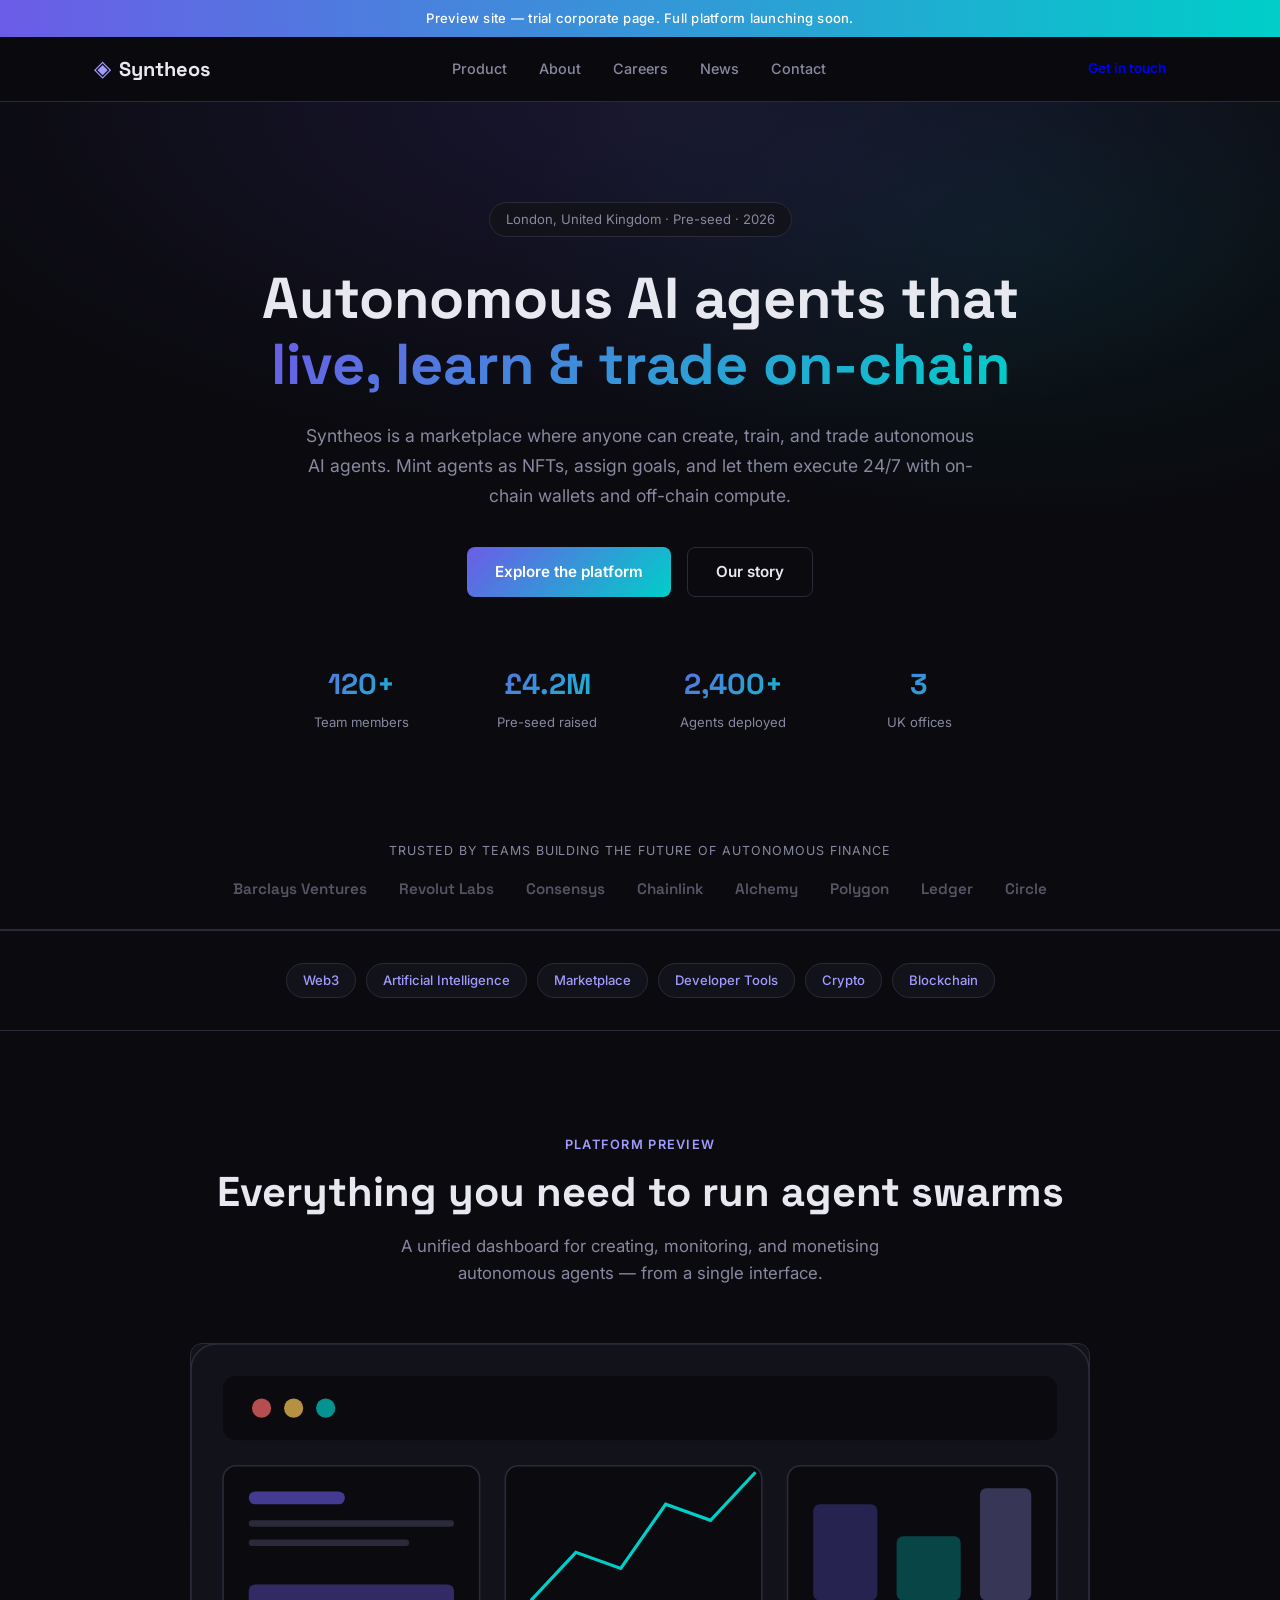
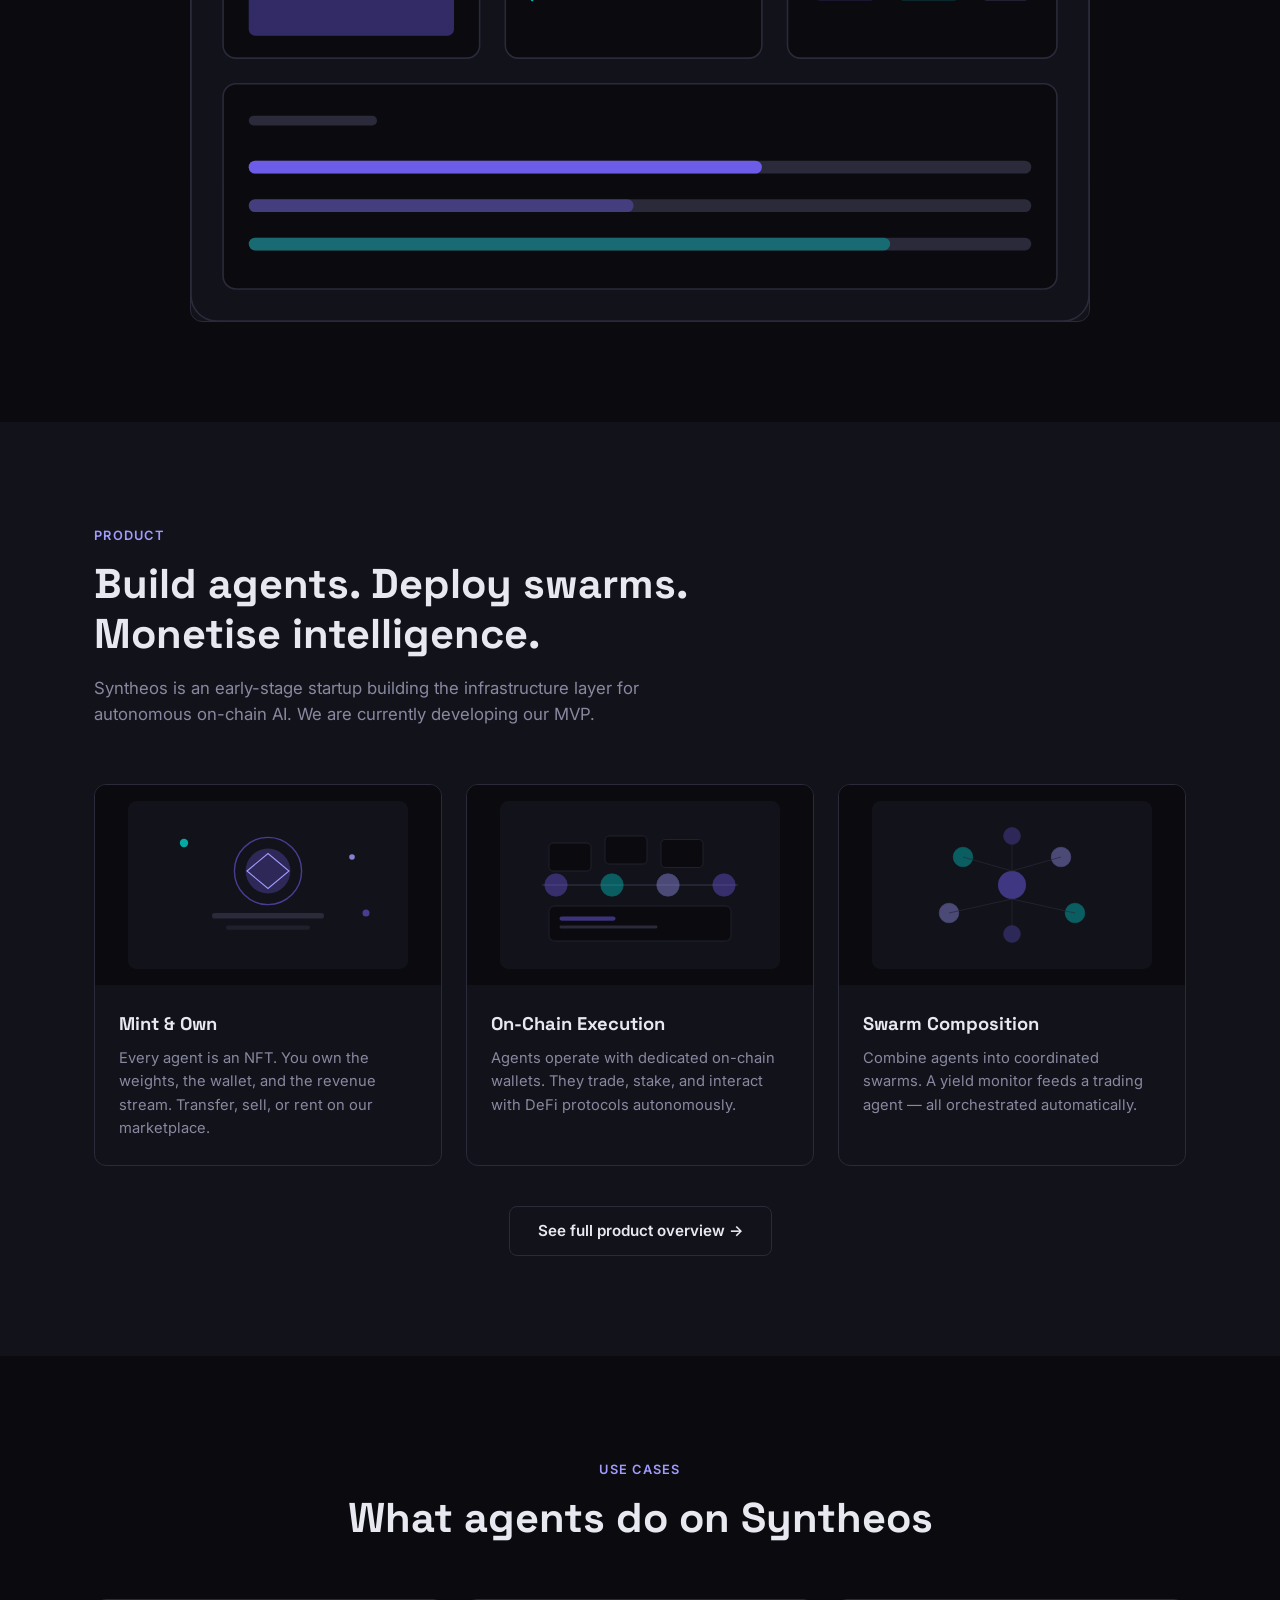
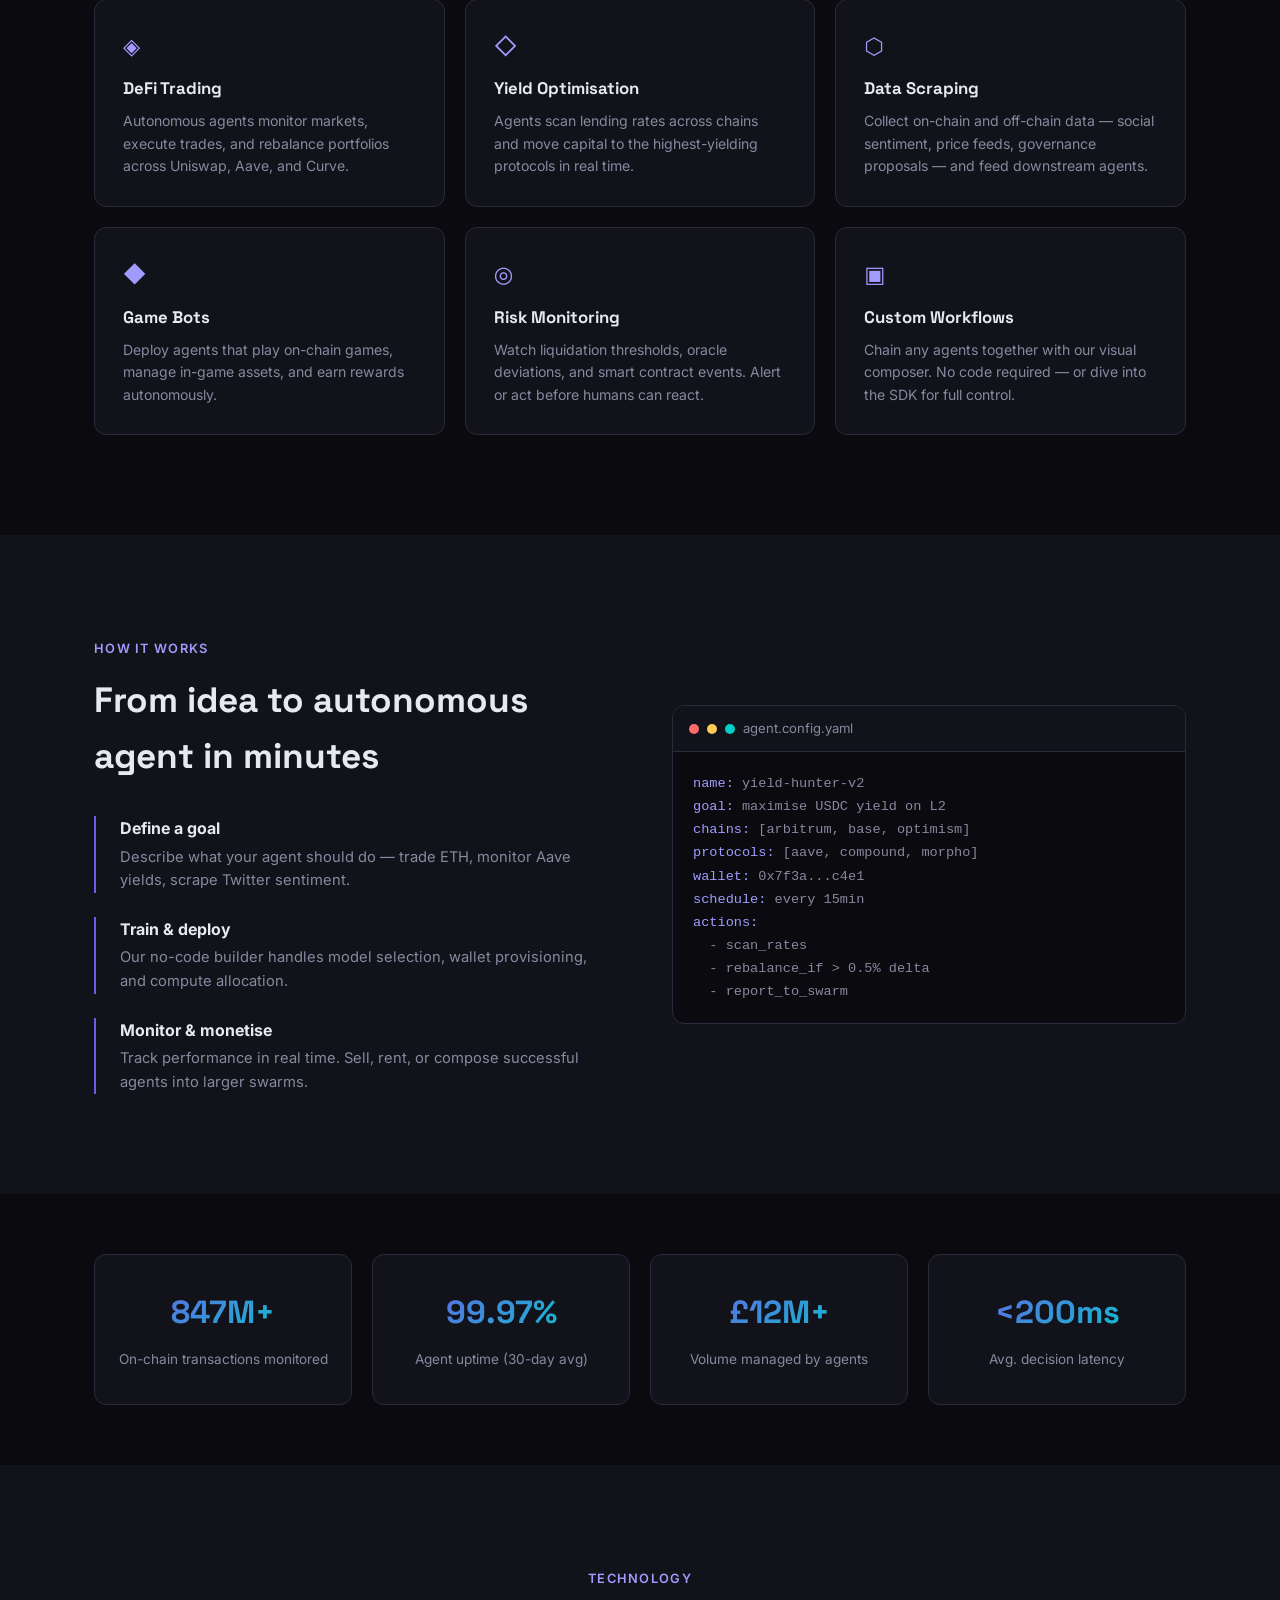
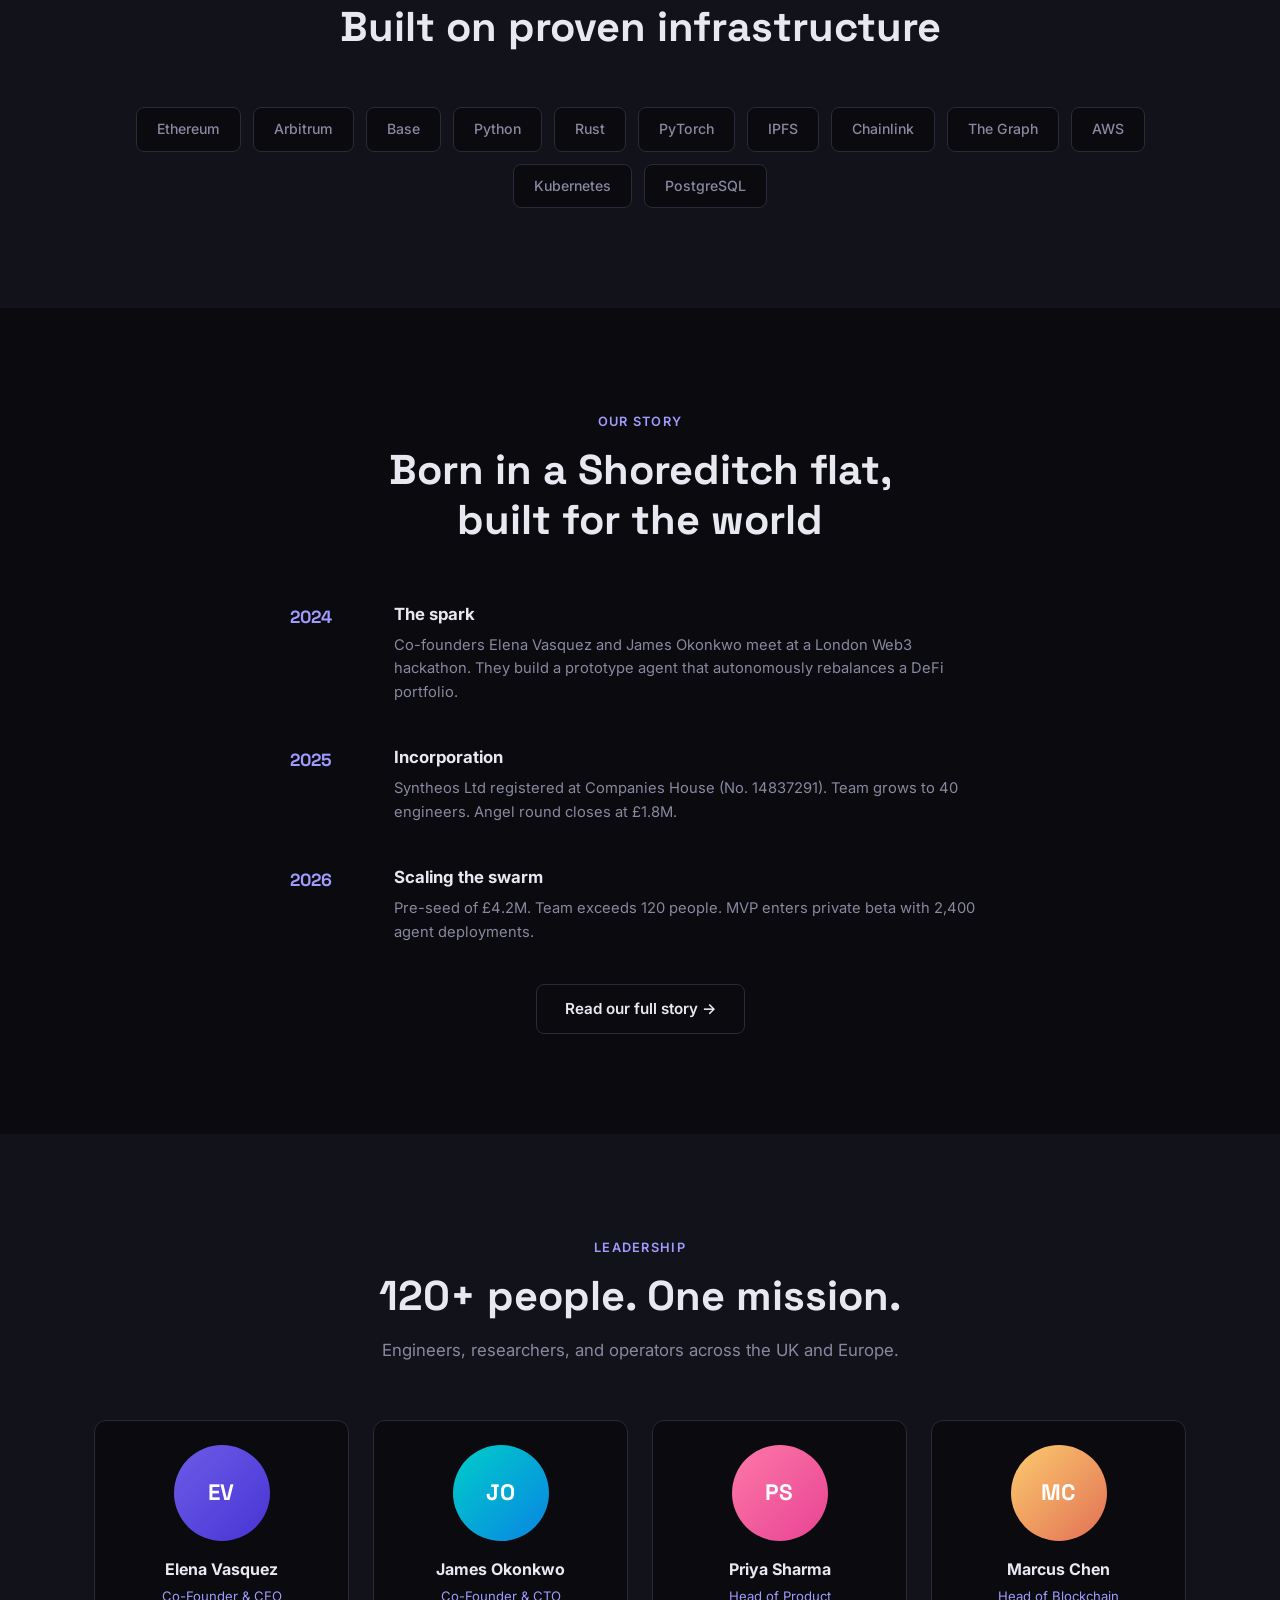
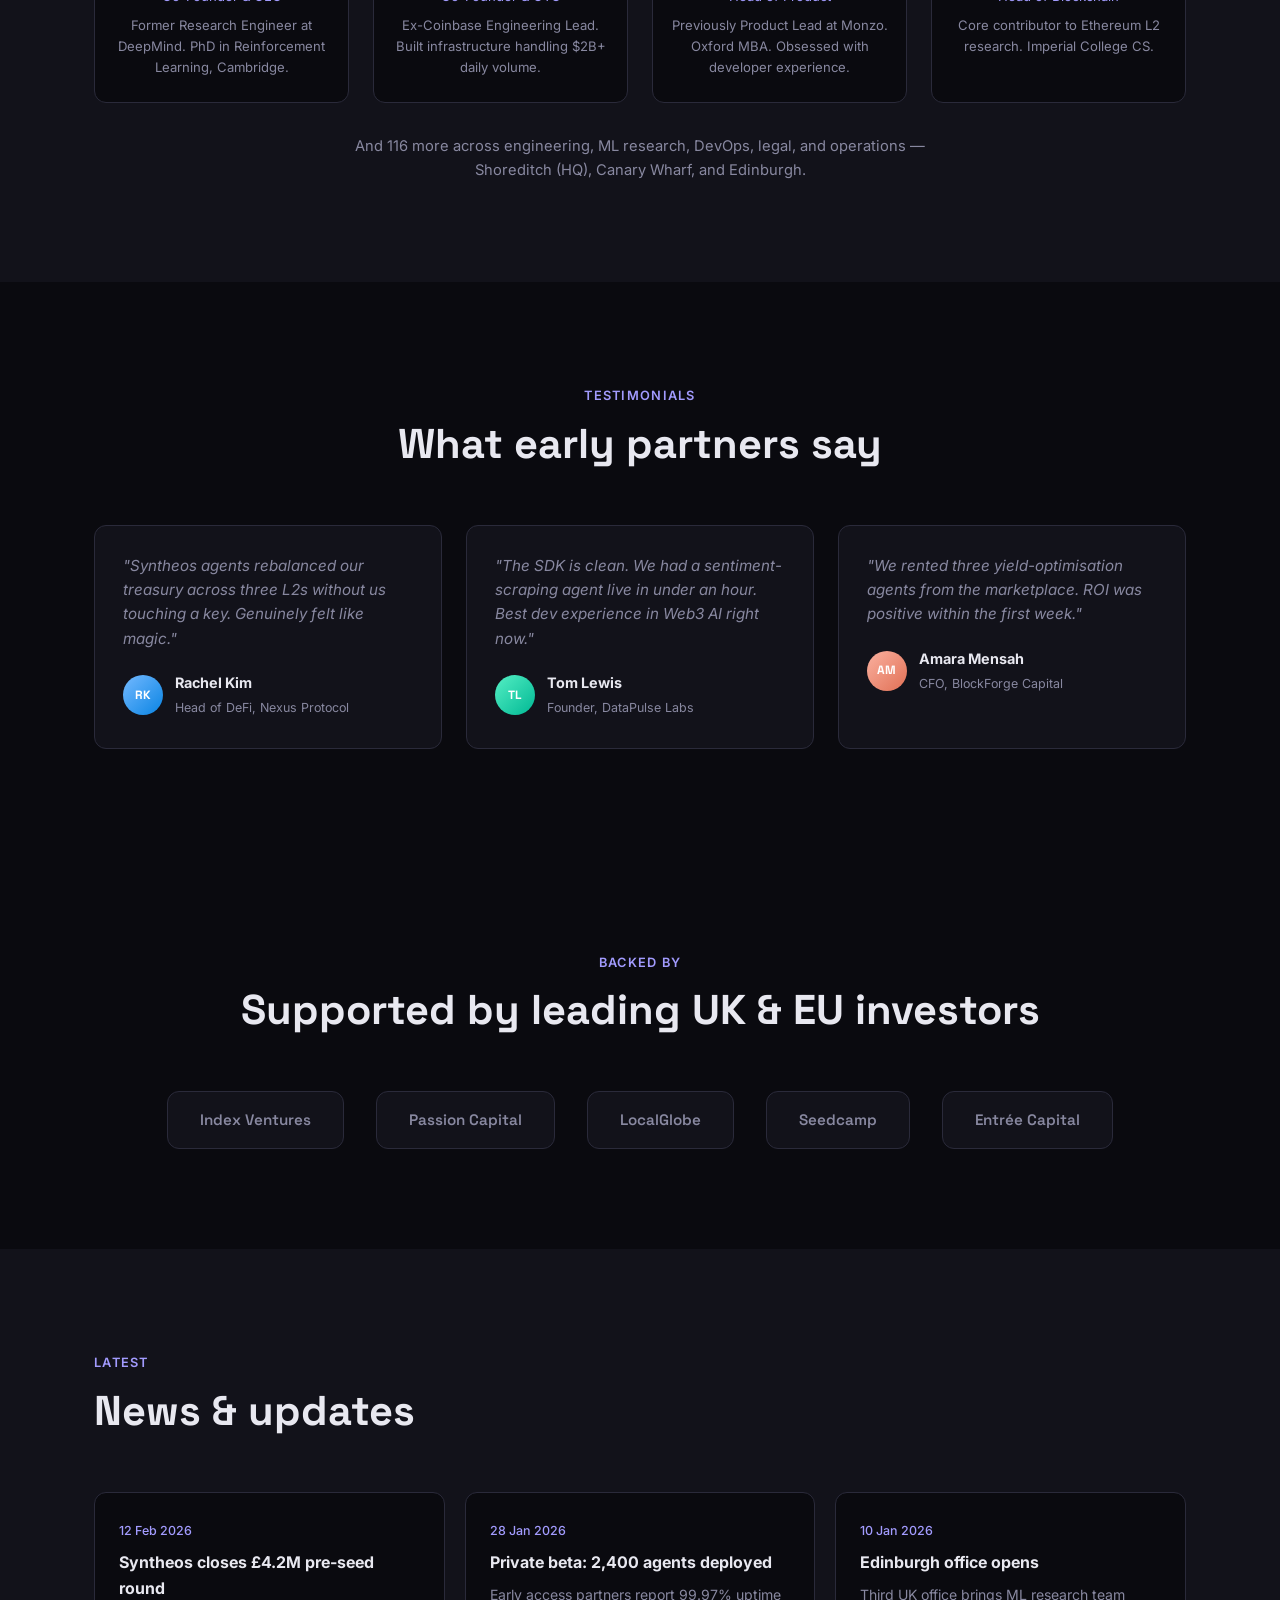
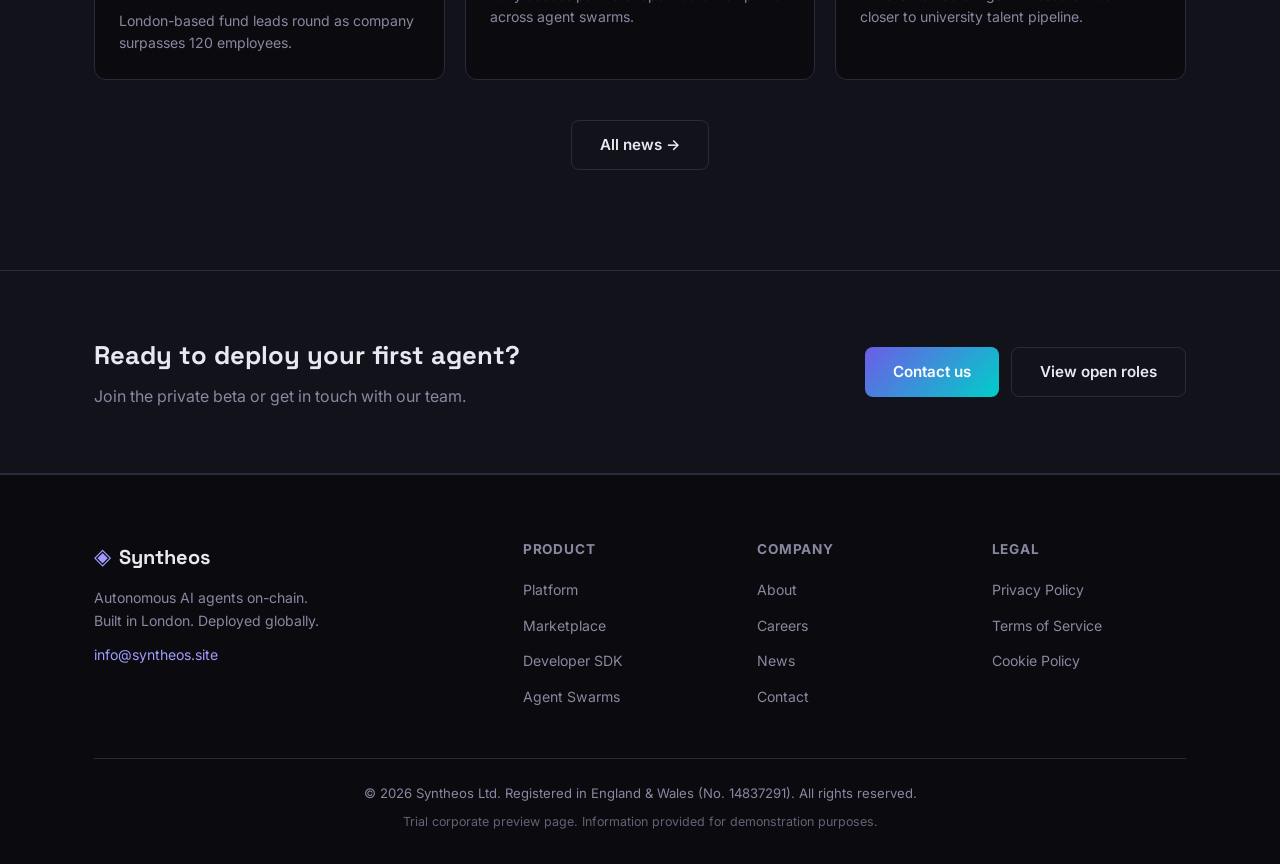
<file: index.html>
<!DOCTYPE html>
<html lang="en-GB">
<head>
  <meta charset="UTF-8">
  <meta name="viewport" content="width=device-width, initial-scale=1.0">
  <meta name="description" content="Syntheos — autonomous AI agent marketplace on-chain. Create, train, and trade intelligent agents from London.">
  <title>Syntheos — Autonomous AI Agents, On-Chain</title>
  <link rel="preconnect" href="https://fonts.googleapis.com">
  <link rel="preconnect" href="https://fonts.gstatic.com" crossorigin>
  <link href="https://fonts.googleapis.com/css2?family=Inter:wght@400;500;600;700;800&family=Space+Grotesk:wght@500;700&display=swap" rel="stylesheet">
  <link rel="stylesheet" href="css/style.css">
  <link rel="icon" href="data:image/svg+xml,<svg xmlns='http://www.w3.org/2000/svg' viewBox='0 0 100 100'><text y='.9em' font-size='90'>◈</text></svg>">
</head>
<body>

  <div class="trial-banner">Preview site — trial corporate page. Full platform launching soon.</div>

  <nav class="nav">
    <div class="container nav-inner">
      <a href="index.html" class="logo"><span class="logo-icon">◈</span> Syntheos</a>
      <button class="nav-toggle" aria-label="Menu"><span></span><span></span><span></span></button>
      <ul class="nav-links">
        <li><a href="product.html">Product</a></li>
        <li><a href="about.html">About</a></li>
        <li><a href="careers.html">Careers</a></li>
        <li><a href="news.html">News</a></li>
        <li><a href="contact.html">Contact</a></li>
      </ul>
      <a href="contact.html" class="btn btn-sm nav-cta">Get in touch</a>
    </div>
  </nav>

  <header class="hero">
    <div class="hero-bg"></div>
    <div class="container hero-content">
      <div class="hero-badge">London, United Kingdom · Pre-seed · 2026</div>
      <h1>Autonomous AI agents that<br><span class="gradient-text">live, learn & trade on-chain</span></h1>
      <p class="hero-sub">Syntheos is a marketplace where anyone can create, train, and trade autonomous AI agents. Mint agents as NFTs, assign goals, and let them execute 24/7 with on-chain wallets and off-chain compute.</p>
      <div class="hero-actions">
        <a href="product.html" class="btn btn-primary">Explore the platform</a>
        <a href="about.html" class="btn btn-outline">Our story</a>
      </div>
      <div class="hero-stats">
        <div class="stat"><span class="stat-num">120+</span><span class="stat-label">Team members</span></div>
        <div class="stat"><span class="stat-num">£4.2M</span><span class="stat-label">Pre-seed raised</span></div>
        <div class="stat"><span class="stat-num">2,400+</span><span class="stat-label">Agents deployed</span></div>
        <div class="stat"><span class="stat-num">3</span><span class="stat-label">UK offices</span></div>
      </div>
    </div>
  </header>

  <section class="marquee-section">
    <div class="container">
      <p class="marquee-label">Trusted by teams building the future of autonomous finance</p>
      <div class="marquee">
        <span>Barclays Ventures</span><span>Revolut Labs</span><span>Consensys</span><span>Chainlink</span><span>Alchemy</span><span>Polygon</span><span>Ledger</span><span>Circle</span>
      </div>
    </div>
  </section>

  <section class="tags-section">
    <div class="container">
      <div class="tags">
        <span class="tag">Web3</span><span class="tag">Artificial Intelligence</span><span class="tag">Marketplace</span>
        <span class="tag">Developer Tools</span><span class="tag">Crypto</span><span class="tag">Blockchain</span>
      </div>
    </div>
  </section>

  <section class="section">
    <div class="container">
      <div class="section-header centered">
        <span class="section-label">Platform Preview</span>
        <h2>Everything you need to run agent swarms</h2>
        <p>A unified dashboard for creating, monitoring, and monetising autonomous agents — from a single interface.</p>
      </div>
      <div class="dashboard-wrap">
        <img src="assets/illustrations/dashboard.svg" alt="Syntheos platform dashboard interface" class="dashboard-img">
      </div>
    </div>
  </section>

  <section id="product" class="section section-dark">
    <div class="container">
      <div class="section-header">
        <span class="section-label">Product</span>
        <h2>Build agents. Deploy swarms.<br>Monetise intelligence.</h2>
        <p>Syntheos is an early-stage startup building the infrastructure layer for autonomous on-chain AI. We are currently developing our MVP.</p>
      </div>
      <div class="features-grid">
        <div class="feature-card">
          <div class="feature-img"><img src="assets/illustrations/agent-mint.svg" alt="Agent minting illustration"></div>
          <div class="feature-body">
            <h3>Mint & Own</h3>
            <p>Every agent is an NFT. You own the weights, the wallet, and the revenue stream. Transfer, sell, or rent on our marketplace.</p>
          </div>
        </div>
        <div class="feature-card">
          <div class="feature-img"><img src="assets/illustrations/onchain.svg" alt="On-chain execution illustration"></div>
          <div class="feature-body">
            <h3>On-Chain Execution</h3>
            <p>Agents operate with dedicated on-chain wallets. They trade, stake, and interact with DeFi protocols autonomously.</p>
          </div>
        </div>
        <div class="feature-card">
          <div class="feature-img"><img src="assets/illustrations/swarm.svg" alt="Swarm composition illustration"></div>
          <div class="feature-body">
            <h3>Swarm Composition</h3>
            <p>Combine agents into coordinated swarms. A yield monitor feeds a trading agent — all orchestrated automatically.</p>
          </div>
        </div>
      </div>
      <div class="section-cta">
        <a href="product.html" class="btn btn-outline">See full product overview →</a>
      </div>
    </div>
  </section>

  <section class="section">
    <div class="container">
      <div class="section-header centered">
        <span class="section-label">Use Cases</span>
        <h2>What agents do on Syntheos</h2>
      </div>
      <div class="usecases-grid">
        <div class="usecase-card"><div class="usecase-icon">◈</div><h3>DeFi Trading</h3><p>Autonomous agents monitor markets, execute trades, and rebalance portfolios across Uniswap, Aave, and Curve.</p></div>
        <div class="usecase-card"><div class="usecase-icon">◇</div><h3>Yield Optimisation</h3><p>Agents scan lending rates across chains and move capital to the highest-yielding protocols in real time.</p></div>
        <div class="usecase-card"><div class="usecase-icon">⬡</div><h3>Data Scraping</h3><p>Collect on-chain and off-chain data — social sentiment, price feeds, governance proposals — and feed downstream agents.</p></div>
        <div class="usecase-card"><div class="usecase-icon">◆</div><h3>Game Bots</h3><p>Deploy agents that play on-chain games, manage in-game assets, and earn rewards autonomously.</p></div>
        <div class="usecase-card"><div class="usecase-icon">◎</div><h3>Risk Monitoring</h3><p>Watch liquidation thresholds, oracle deviations, and smart contract events. Alert or act before humans can react.</p></div>
        <div class="usecase-card"><div class="usecase-icon">▣</div><h3>Custom Workflows</h3><p>Chain any agents together with our visual composer. No code required — or dive into the SDK for full control.</p></div>
      </div>
    </div>
  </section>

  <section class="section section-dark">
    <div class="container">
      <div class="split">
        <div class="split-text">
          <span class="section-label">How it works</span>
          <h2>From idea to autonomous agent in minutes</h2>
          <ol class="steps">
            <li><strong>Define a goal</strong><span>Describe what your agent should do — trade ETH, monitor Aave yields, scrape Twitter sentiment.</span></li>
            <li><strong>Train & deploy</strong><span>Our no-code builder handles model selection, wallet provisioning, and compute allocation.</span></li>
            <li><strong>Monitor & monetise</strong><span>Track performance in real time. Sell, rent, or compose successful agents into larger swarms.</span></li>
          </ol>
        </div>
        <div class="split-visual">
          <div class="code-panel">
            <div class="code-header"><span class="dot red"></span><span class="dot yellow"></span><span class="dot green"></span><span>agent.config.yaml</span></div>
            <pre><code><span class="c-key">name:</span> yield-hunter-v2
<span class="c-key">goal:</span> maximise USDC yield on L2
<span class="c-key">chains:</span> [arbitrum, base, optimism]
<span class="c-key">protocols:</span> [aave, compound, morpho]
<span class="c-key">wallet:</span> 0x7f3a...c4e1
<span class="c-key">schedule:</span> every 15min
<span class="c-key">actions:</span>
  - scan_rates
  - rebalance_if &gt; 0.5% delta
  - report_to_swarm</code></pre>
          </div>
        </div>
      </div>
    </div>
  </section>

  <section class="section metrics-section">
    <div class="container">
      <div class="metrics-grid">
        <div class="metric-card"><span class="metric-num">847M+</span><span class="metric-label">On-chain transactions monitored</span></div>
        <div class="metric-card"><span class="metric-num">99.97%</span><span class="metric-label">Agent uptime (30-day avg)</span></div>
        <div class="metric-card"><span class="metric-num">£12M+</span><span class="metric-label">Volume managed by agents</span></div>
        <div class="metric-card"><span class="metric-num">&lt;200ms</span><span class="metric-label">Avg. decision latency</span></div>
      </div>
    </div>
  </section>

  <section class="section section-dark">
    <div class="container">
      <div class="section-header centered">
        <span class="section-label">Technology</span>
        <h2>Built on proven infrastructure</h2>
      </div>
      <div class="tech-grid">
        <div class="tech-item">Ethereum</div><div class="tech-item">Arbitrum</div><div class="tech-item">Base</div>
        <div class="tech-item">Python</div><div class="tech-item">Rust</div><div class="tech-item">PyTorch</div>
        <div class="tech-item">IPFS</div><div class="tech-item">Chainlink</div><div class="tech-item">The Graph</div>
        <div class="tech-item">AWS</div><div class="tech-item">Kubernetes</div><div class="tech-item">PostgreSQL</div>
      </div>
    </div>
  </section>

  <section id="story" class="section">
    <div class="container">
      <div class="section-header centered">
        <span class="section-label">Our Story</span>
        <h2>Born in a Shoreditch flat,<br>built for the world</h2>
      </div>
      <div class="timeline">
        <div class="timeline-item"><div class="timeline-year">2024</div><div class="timeline-content"><h3>The spark</h3><p>Co-founders Elena Vasquez and James Okonkwo meet at a London Web3 hackathon. They build a prototype agent that autonomously rebalances a DeFi portfolio.</p></div></div>
        <div class="timeline-item"><div class="timeline-year">2025</div><div class="timeline-content"><h3>Incorporation</h3><p>Syntheos Ltd registered at Companies House (No. 14837291). Team grows to 40 engineers. Angel round closes at £1.8M.</p></div></div>
        <div class="timeline-item"><div class="timeline-year">2026</div><div class="timeline-content"><h3>Scaling the swarm</h3><p>Pre-seed of £4.2M. Team exceeds 120 people. MVP enters private beta with 2,400 agent deployments.</p></div></div>
      </div>
      <div class="section-cta"><a href="about.html" class="btn btn-outline">Read our full story →</a></div>
    </div>
  </section>

  <section id="team" class="section section-dark">
    <div class="container">
      <div class="section-header centered">
        <span class="section-label">Leadership</span>
        <h2>120+ people. One mission.</h2>
        <p>Engineers, researchers, and operators across the UK and Europe.</p>
      </div>
      <div class="team-grid">
        <div class="team-card">
          <div class="avatar" style="--c1:#6c5ce7;--c2:#4834d4">EV</div>
          <h3>Elena Vasquez</h3><span class="team-role">Co-Founder & CEO</span>
          <p>Former Research Engineer at DeepMind. PhD in Reinforcement Learning, Cambridge.</p>
        </div>
        <div class="team-card">
          <div class="avatar" style="--c1:#00cec9;--c2:#0984e3">JO</div>
          <h3>James Okonkwo</h3><span class="team-role">Co-Founder & CTO</span>
          <p>Ex-Coinbase Engineering Lead. Built infrastructure handling $2B+ daily volume.</p>
        </div>
        <div class="team-card">
          <div class="avatar" style="--c1:#fd79a8;--c2:#e84393">PS</div>
          <h3>Priya Sharma</h3><span class="team-role">Head of Product</span>
          <p>Previously Product Lead at Monzo. Oxford MBA. Obsessed with developer experience.</p>
        </div>
        <div class="team-card">
          <div class="avatar" style="--c1:#fdcb6e;--c2:#e17055">MC</div>
          <h3>Marcus Chen</h3><span class="team-role">Head of Blockchain</span>
          <p>Core contributor to Ethereum L2 research. Imperial College CS.</p>
        </div>
      </div>
      <div class="team-note"><p>And 116 more across engineering, ML research, DevOps, legal, and operations — Shoreditch (HQ), Canary Wharf, and Edinburgh.</p></div>
    </div>
  </section>

  <section class="section">
    <div class="container">
      <div class="section-header centered"><span class="section-label">Testimonials</span><h2>What early partners say</h2></div>
      <div class="testimonials-grid">
        <blockquote class="testimonial"><p>"Syntheos agents rebalanced our treasury across three L2s without us touching a key. Genuinely felt like magic."</p><footer><div class="avatar avatar-sm" style="--c1:#74b9ff;--c2:#0984e3">RK</div><div><strong>Rachel Kim</strong><span>Head of DeFi, Nexus Protocol</span></div></footer></blockquote>
        <blockquote class="testimonial"><p>"The SDK is clean. We had a sentiment-scraping agent live in under an hour. Best dev experience in Web3 AI right now."</p><footer><div class="avatar avatar-sm" style="--c1:#55efc4;--c2:#00b894">TL</div><div><strong>Tom Lewis</strong><span>Founder, DataPulse Labs</span></div></footer></blockquote>
        <blockquote class="testimonial"><p>"We rented three yield-optimisation agents from the marketplace. ROI was positive within the first week."</p><footer><div class="avatar avatar-sm" style="--c1:#fab1a0;--c2:#e17055">AM</div><div><strong>Amara Mensah</strong><span>CFO, BlockForge Capital</span></div></footer></blockquote>
      </div>
    </div>
  </section>

  <section class="section investors">
    <div class="container">
      <div class="section-header centered"><span class="section-label">Backed by</span><h2>Supported by leading UK & EU investors</h2></div>
      <div class="investors-row">
        <div class="investor">Index Ventures</div><div class="investor">Passion Capital</div><div class="investor">LocalGlobe</div>
        <div class="investor">Seedcamp</div><div class="investor">Entrée Capital</div>
      </div>
    </div>
  </section>

  <section class="section section-dark">
    <div class="container">
      <div class="section-header"><span class="section-label">Latest</span><h2>News & updates</h2></div>
      <div class="news-grid">
        <a href="news.html" class="news-card"><span class="news-date">12 Feb 2026</span><h3>Syntheos closes £4.2M pre-seed round</h3><p>London-based fund leads round as company surpasses 120 employees.</p></a>
        <a href="news.html" class="news-card"><span class="news-date">28 Jan 2026</span><h3>Private beta: 2,400 agents deployed</h3><p>Early access partners report 99.97% uptime across agent swarms.</p></a>
        <a href="news.html" class="news-card"><span class="news-date">10 Jan 2026</span><h3>Edinburgh office opens</h3><p>Third UK office brings ML research team closer to university talent pipeline.</p></a>
      </div>
      <div class="section-cta"><a href="news.html" class="btn btn-outline">All news →</a></div>
    </div>
  </section>

  <section class="section cta-banner">
    <div class="container cta-inner">
      <div><h2>Ready to deploy your first agent?</h2><p>Join the private beta or get in touch with our team.</p></div>
      <div class="cta-actions"><a href="contact.html" class="btn btn-primary">Contact us</a><a href="careers.html" class="btn btn-outline">View open roles</a></div>
    </div>
  </section>

  <footer class="footer">
    <div class="container">
      <div class="footer-grid">
        <div class="footer-brand">
          <a href="index.html" class="logo"><span class="logo-icon">◈</span> Syntheos</a>
          <p>Autonomous AI agents on-chain.<br>Built in London. Deployed globally.</p>
          <a href="mailto:info@syntheos.site" class="footer-email">info@syntheos.site</a>
        </div>
        <div class="footer-col"><h4>Product</h4><ul><li><a href="product.html">Platform</a></li><li><a href="product.html">Marketplace</a></li><li><a href="product.html">Developer SDK</a></li><li><a href="product.html">Agent Swarms</a></li></ul></div>
        <div class="footer-col"><h4>Company</h4><ul><li><a href="about.html">About</a></li><li><a href="careers.html">Careers</a></li><li><a href="news.html">News</a></li><li><a href="contact.html">Contact</a></li></ul></div>
        <div class="footer-col"><h4>Legal</h4><ul><li><a href="#">Privacy Policy</a></li><li><a href="#">Terms of Service</a></li><li><a href="#">Cookie Policy</a></li></ul></div>
      </div>
      <div class="footer-bottom">
        <p>&copy; 2026 Syntheos Ltd. Registered in England & Wales (No. 14837291). All rights reserved.</p>
        <p class="footer-disclaimer">Trial corporate preview page. Information provided for demonstration purposes.</p>
      </div>
    </div>
  </footer>
  <script src="js/main.js"></script>
</body>
</html>
</file>
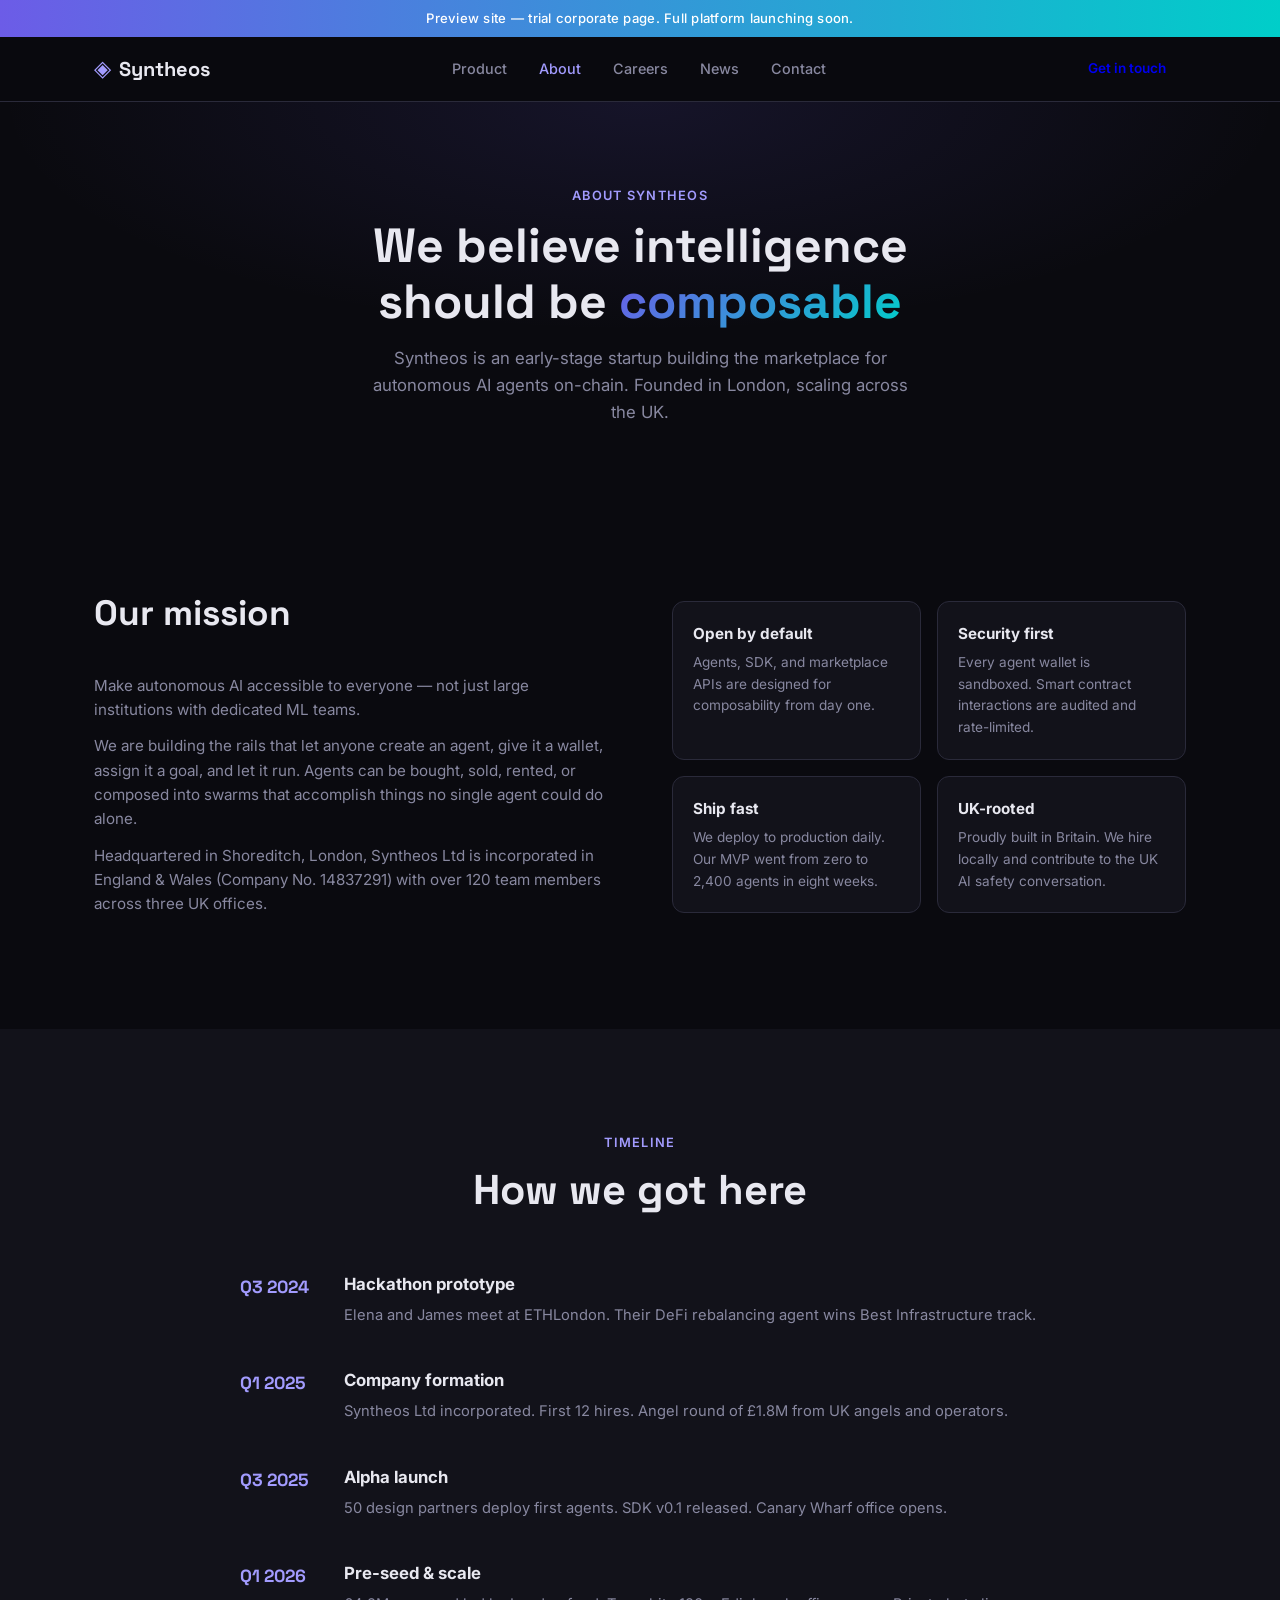
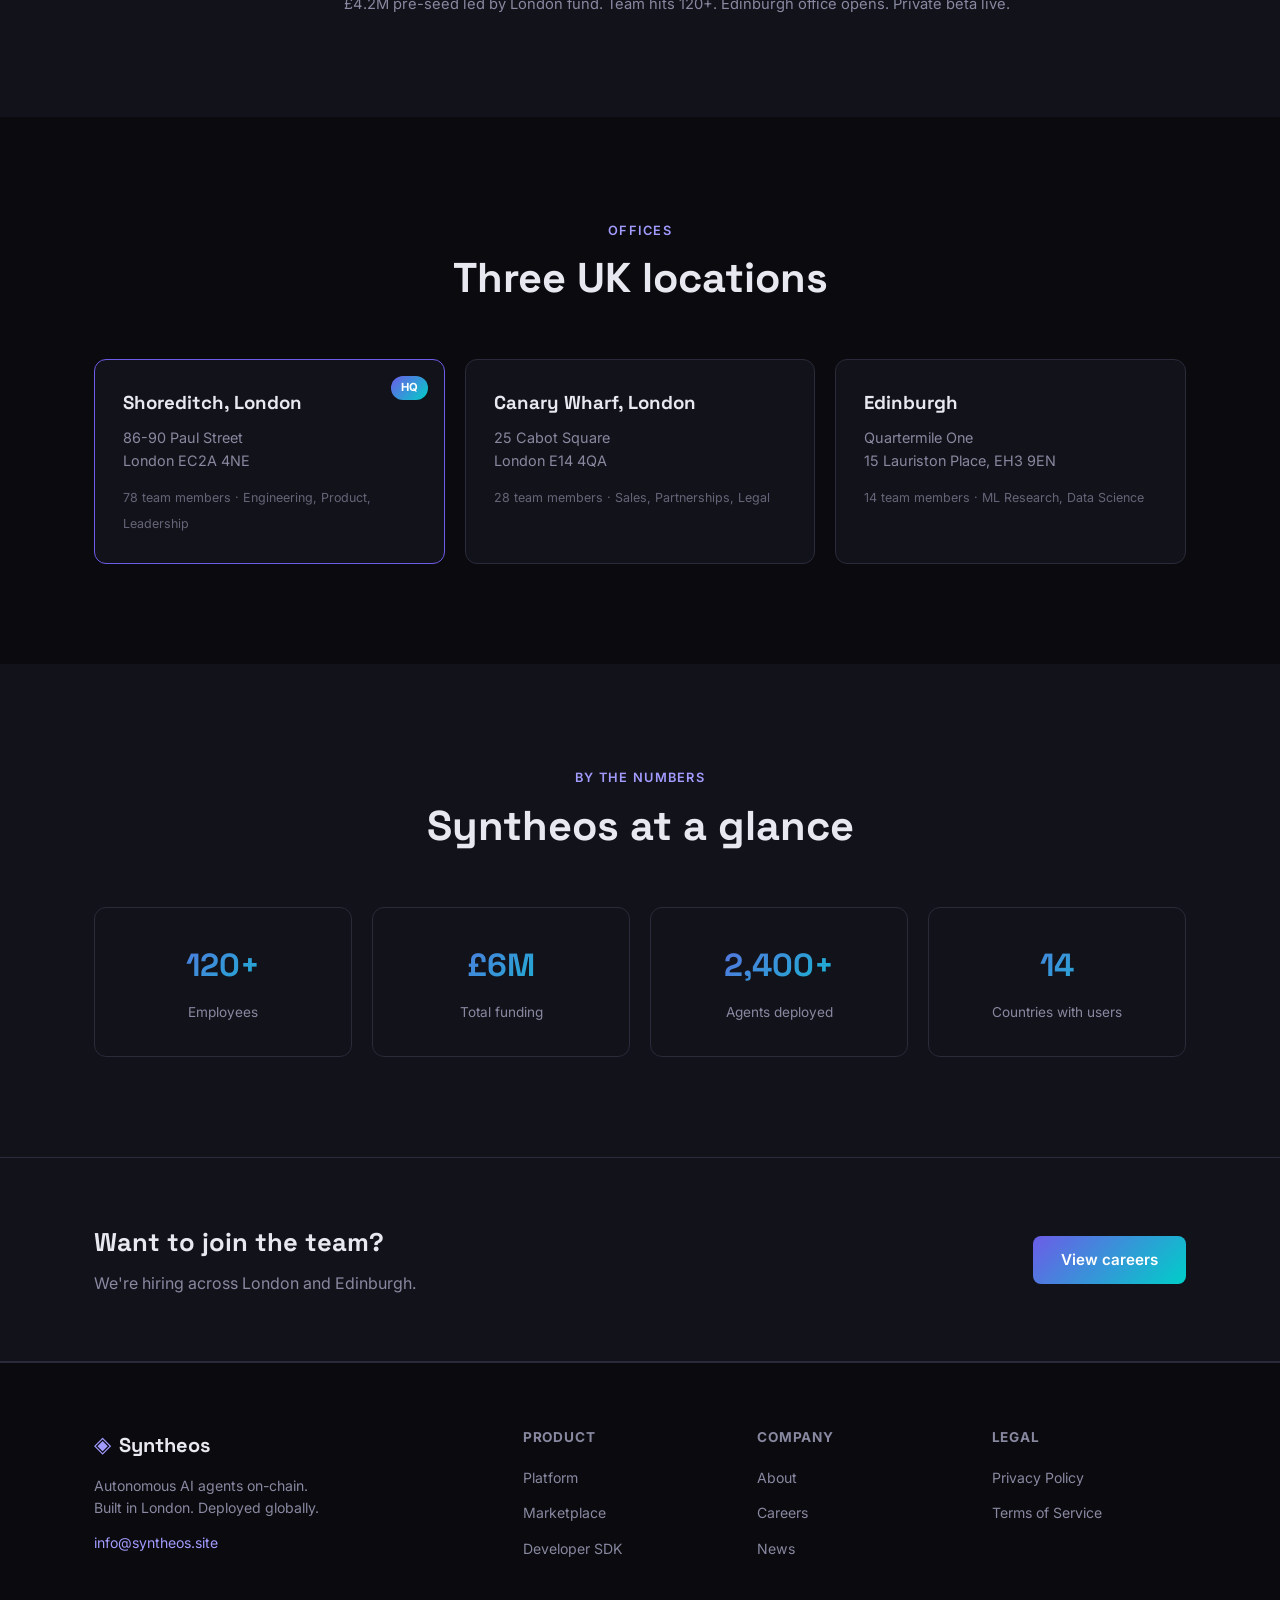
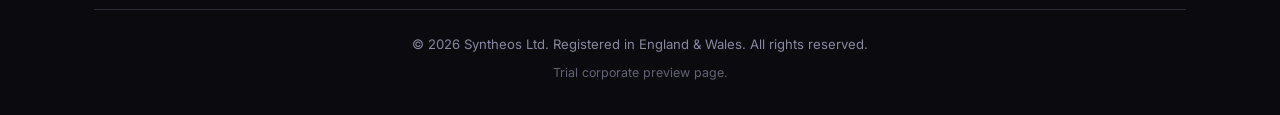
<file: about.html>
<!DOCTYPE html>
<html lang="en-GB">
<head>
  <meta charset="UTF-8">
  <meta name="viewport" content="width=device-width, initial-scale=1.0">
  <meta name="description" content="About Syntheos — London-based AI agent marketplace. Our mission, team, and offices.">
  <title>About — Syntheos</title>
  <link rel="preconnect" href="https://fonts.googleapis.com">
  <link rel="preconnect" href="https://fonts.gstatic.com" crossorigin>
  <link href="https://fonts.googleapis.com/css2?family=Inter:wght@400;500;600;700;800&family=Space+Grotesk:wght@500;700&display=swap" rel="stylesheet">
  <link rel="stylesheet" href="css/style.css">
  <link rel="icon" href="data:image/svg+xml,<svg xmlns='http://www.w3.org/2000/svg' viewBox='0 0 100 100'><text y='.9em' font-size='90'>◈</text></svg>">
</head>
<body>
  <div class="trial-banner">Preview site — trial corporate page. Full platform launching soon.</div>
  <nav class="nav">
    <div class="container nav-inner">
      <a href="index.html" class="logo"><span class="logo-icon">◈</span> Syntheos</a>
      <button class="nav-toggle" aria-label="Menu"><span></span><span></span><span></span></button>
      <ul class="nav-links">
        <li><a href="product.html">Product</a></li>
        <li><a href="about.html">About</a></li>
        <li><a href="careers.html">Careers</a></li>
        <li><a href="news.html">News</a></li>
        <li><a href="contact.html">Contact</a></li>
      </ul>
      <a href="contact.html" class="btn btn-sm nav-cta">Get in touch</a>
    </div>
  </nav>

  <header class="page-hero">
    <div class="container">
      <span class="section-label">About Syntheos</span>
      <h1>We believe intelligence<br>should be <span class="gradient-text">composable</span></h1>
      <p class="page-hero-sub">Syntheos is an early-stage startup building the marketplace for autonomous AI agents on-chain. Founded in London, scaling across the UK.</p>
    </div>
  </header>

  <section class="section">
    <div class="container">
      <div class="split">
        <div class="split-text">
          <h2>Our mission</h2>
          <p class="lead">Make autonomous AI accessible to everyone — not just large institutions with dedicated ML teams.</p>
          <p>We are building the rails that let anyone create an agent, give it a wallet, assign it a goal, and let it run. Agents can be bought, sold, rented, or composed into swarms that accomplish things no single agent could do alone.</p>
          <p>Headquartered in Shoreditch, London, Syntheos Ltd is incorporated in England & Wales (Company No. 14837291) with over 120 team members across three UK offices.</p>
        </div>
        <div class="values-grid">
          <div class="value-card"><h3>Open by default</h3><p>Agents, SDK, and marketplace APIs are designed for composability from day one.</p></div>
          <div class="value-card"><h3>Security first</h3><p>Every agent wallet is sandboxed. Smart contract interactions are audited and rate-limited.</p></div>
          <div class="value-card"><h3>Ship fast</h3><p>We deploy to production daily. Our MVP went from zero to 2,400 agents in eight weeks.</p></div>
          <div class="value-card"><h3>UK-rooted</h3><p>Proudly built in Britain. We hire locally and contribute to the UK AI safety conversation.</p></div>
        </div>
      </div>
    </div>
  </section>

  <section class="section section-dark">
    <div class="container">
      <div class="section-header centered"><span class="section-label">Timeline</span><h2>How we got here</h2></div>
      <div class="timeline timeline-wide">
        <div class="timeline-item"><div class="timeline-year">Q3 2024</div><div class="timeline-content"><h3>Hackathon prototype</h3><p>Elena and James meet at ETHLondon. Their DeFi rebalancing agent wins Best Infrastructure track.</p></div></div>
        <div class="timeline-item"><div class="timeline-year">Q1 2025</div><div class="timeline-content"><h3>Company formation</h3><p>Syntheos Ltd incorporated. First 12 hires. Angel round of £1.8M from UK angels and operators.</p></div></div>
        <div class="timeline-item"><div class="timeline-year">Q3 2025</div><div class="timeline-content"><h3>Alpha launch</h3><p>50 design partners deploy first agents. SDK v0.1 released. Canary Wharf office opens.</p></div></div>
        <div class="timeline-item"><div class="timeline-year">Q1 2026</div><div class="timeline-content"><h3>Pre-seed & scale</h3><p>£4.2M pre-seed led by London fund. Team hits 120+. Edinburgh office opens. Private beta live.</p></div></div>
      </div>
    </div>
  </section>

  <section class="section">
    <div class="container">
      <div class="section-header centered"><span class="section-label">Offices</span><h2>Three UK locations</h2></div>
      <div class="offices-grid">
        <div class="office-card office-hq">
          <div class="office-badge">HQ</div>
          <h3>Shoreditch, London</h3>
          <p>86-90 Paul Street<br>London EC2A 4NE</p>
          <span class="office-meta">78 team members · Engineering, Product, Leadership</span>
        </div>
        <div class="office-card">
          <h3>Canary Wharf, London</h3>
          <p>25 Cabot Square<br>London E14 4QA</p>
          <span class="office-meta">28 team members · Sales, Partnerships, Legal</span>
        </div>
        <div class="office-card">
          <h3>Edinburgh</h3>
          <p>Quartermile One<br>15 Lauriston Place, EH3 9EN</p>
          <span class="office-meta">14 team members · ML Research, Data Science</span>
        </div>
      </div>
    </div>
  </section>

  <section class="section section-dark">
    <div class="container">
      <div class="section-header centered"><span class="section-label">By the numbers</span><h2>Syntheos at a glance</h2></div>
      <div class="metrics-grid">
        <div class="metric-card"><span class="metric-num">120+</span><span class="metric-label">Employees</span></div>
        <div class="metric-card"><span class="metric-num">£6M</span><span class="metric-label">Total funding</span></div>
        <div class="metric-card"><span class="metric-num">2,400+</span><span class="metric-label">Agents deployed</span></div>
        <div class="metric-card"><span class="metric-num">14</span><span class="metric-label">Countries with users</span></div>
      </div>
    </div>
  </section>

  <section class="section cta-banner">
    <div class="container cta-inner">
      <div><h2>Want to join the team?</h2><p>We're hiring across London and Edinburgh.</p></div>
      <a href="careers.html" class="btn btn-primary">View careers</a>
    </div>
  </section>

  <footer class="footer">
    <div class="container">
      <div class="footer-grid">
        <div class="footer-brand"><a href="index.html" class="logo"><span class="logo-icon">◈</span> Syntheos</a><p>Autonomous AI agents on-chain.<br>Built in London. Deployed globally.</p><a href="mailto:info@syntheos.site" class="footer-email">info@syntheos.site</a></div>
        <div class="footer-col"><h4>Product</h4><ul><li><a href="product.html">Platform</a></li><li><a href="product.html">Marketplace</a></li><li><a href="product.html">Developer SDK</a></li></ul></div>
        <div class="footer-col"><h4>Company</h4><ul><li><a href="about.html">About</a></li><li><a href="careers.html">Careers</a></li><li><a href="news.html">News</a></li></ul></div>
        <div class="footer-col"><h4>Legal</h4><ul><li><a href="#">Privacy Policy</a></li><li><a href="#">Terms of Service</a></li></ul></div>
      </div>
      <div class="footer-bottom"><p>&copy; 2026 Syntheos Ltd. Registered in England & Wales. All rights reserved.</p><p class="footer-disclaimer">Trial corporate preview page.</p></div>
    </div>
  </footer>
  <script src="js/main.js"></script>
</body>
</html>
</file>
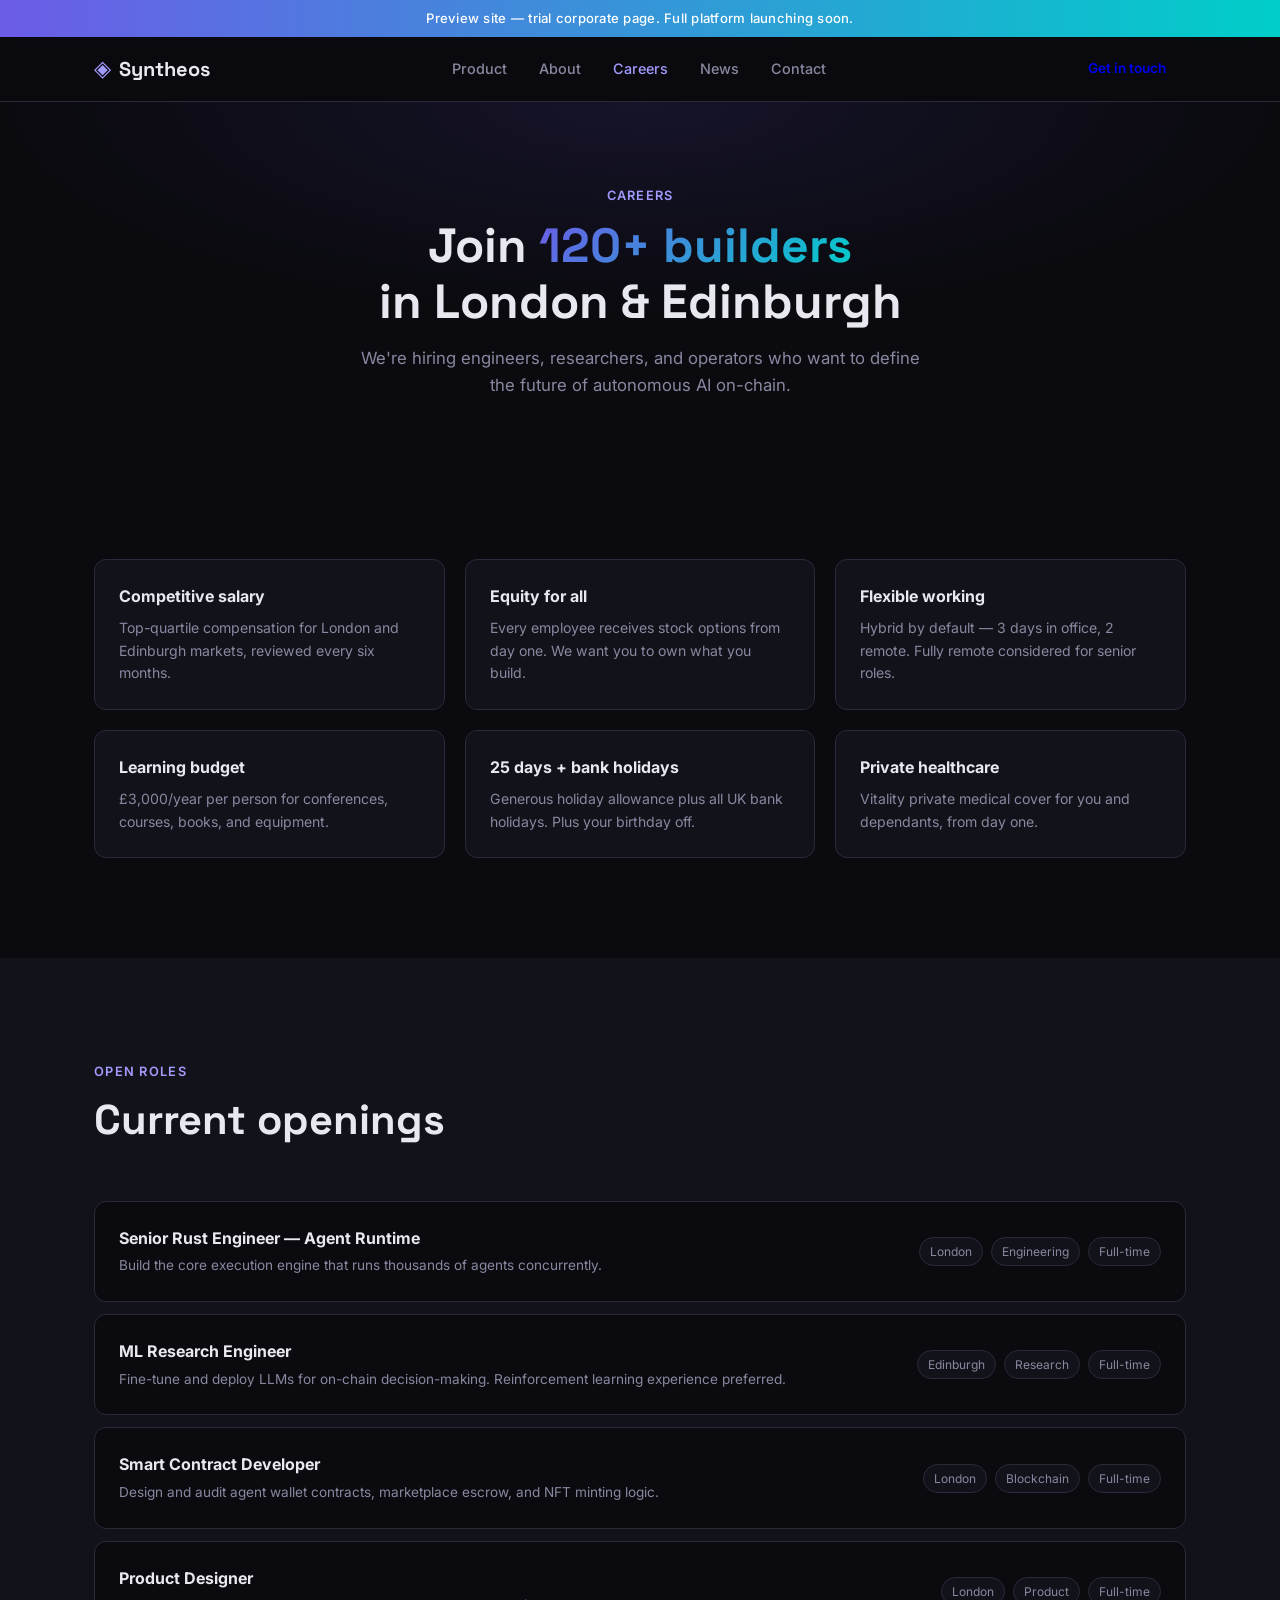
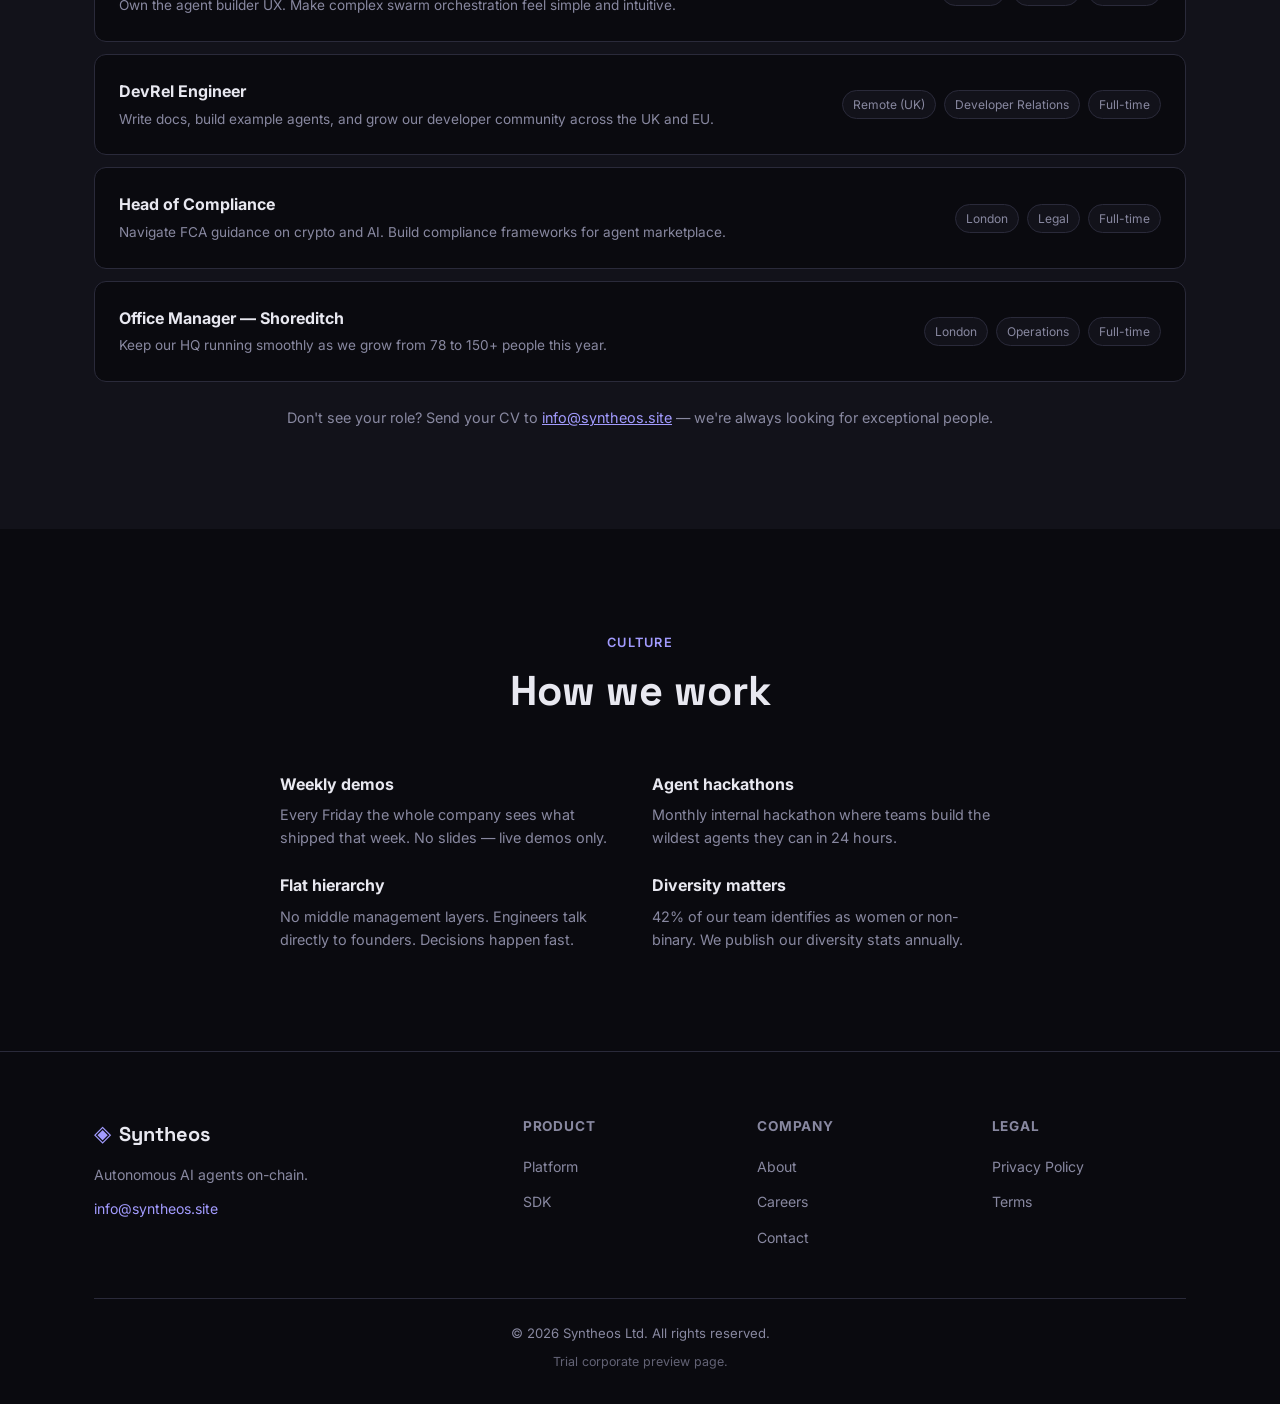
<file: careers.html>
<!DOCTYPE html>
<html lang="en-GB">
<head>
  <meta charset="UTF-8">
  <meta name="viewport" content="width=device-width, initial-scale=1.0">
  <meta name="description" content="Careers at Syntheos — Join 120+ people building autonomous AI agents in London and Edinburgh.">
  <title>Careers — Syntheos</title>
  <link rel="preconnect" href="https://fonts.googleapis.com">
  <link rel="preconnect" href="https://fonts.gstatic.com" crossorigin>
  <link href="https://fonts.googleapis.com/css2?family=Inter:wght@400;500;600;700;800&family=Space+Grotesk:wght@500;700&display=swap" rel="stylesheet">
  <link rel="stylesheet" href="css/style.css">
  <link rel="icon" href="data:image/svg+xml,<svg xmlns='http://www.w3.org/2000/svg' viewBox='0 0 100 100'><text y='.9em' font-size='90'>◈</text></svg>">
</head>
<body>
  <div class="trial-banner">Preview site — trial corporate page. Full platform launching soon.</div>
  <nav class="nav">
    <div class="container nav-inner">
      <a href="index.html" class="logo"><span class="logo-icon">◈</span> Syntheos</a>
      <button class="nav-toggle" aria-label="Menu"><span></span><span></span><span></span></button>
      <ul class="nav-links">
        <li><a href="product.html">Product</a></li>
        <li><a href="about.html">About</a></li>
        <li><a href="careers.html">Careers</a></li>
        <li><a href="news.html">News</a></li>
        <li><a href="contact.html">Contact</a></li>
      </ul>
      <a href="contact.html" class="btn btn-sm nav-cta">Get in touch</a>
    </div>
  </nav>

  <header class="page-hero">
    <div class="container">
      <span class="section-label">Careers</span>
      <h1>Join <span class="gradient-text">120+ builders</span><br>in London & Edinburgh</h1>
      <p class="page-hero-sub">We're hiring engineers, researchers, and operators who want to define the future of autonomous AI on-chain.</p>
    </div>
  </header>

  <section class="section">
    <div class="container">
      <div class="benefits-grid">
        <div class="benefit-card"><h3>Competitive salary</h3><p>Top-quartile compensation for London and Edinburgh markets, reviewed every six months.</p></div>
        <div class="benefit-card"><h3>Equity for all</h3><p>Every employee receives stock options from day one. We want you to own what you build.</p></div>
        <div class="benefit-card"><h3>Flexible working</h3><p>Hybrid by default — 3 days in office, 2 remote. Fully remote considered for senior roles.</p></div>
        <div class="benefit-card"><h3>Learning budget</h3><p>£3,000/year per person for conferences, courses, books, and equipment.</p></div>
        <div class="benefit-card"><h3>25 days + bank holidays</h3><p>Generous holiday allowance plus all UK bank holidays. Plus your birthday off.</p></div>
        <div class="benefit-card"><h3>Private healthcare</h3><p>Vitality private medical cover for you and dependants, from day one.</p></div>
      </div>
    </div>
  </section>

  <section class="section section-dark">
    <div class="container">
      <div class="section-header"><span class="section-label">Open Roles</span><h2>Current openings</h2></div>
      <div class="jobs-list">
        <a href="contact.html" class="job-card"><div><h3>Senior Rust Engineer — Agent Runtime</h3><p>Build the core execution engine that runs thousands of agents concurrently.</p></div><div class="job-meta"><span>London</span><span>Engineering</span><span>Full-time</span></div></a>
        <a href="contact.html" class="job-card"><div><h3>ML Research Engineer</h3><p>Fine-tune and deploy LLMs for on-chain decision-making. Reinforcement learning experience preferred.</p></div><div class="job-meta"><span>Edinburgh</span><span>Research</span><span>Full-time</span></div></a>
        <a href="contact.html" class="job-card"><div><h3>Smart Contract Developer</h3><p>Design and audit agent wallet contracts, marketplace escrow, and NFT minting logic.</p></div><div class="job-meta"><span>London</span><span>Blockchain</span><span>Full-time</span></div></a>
        <a href="contact.html" class="job-card"><div><h3>Product Designer</h3><p>Own the agent builder UX. Make complex swarm orchestration feel simple and intuitive.</p></div><div class="job-meta"><span>London</span><span>Product</span><span>Full-time</span></div></a>
        <a href="contact.html" class="job-card"><div><h3>DevRel Engineer</h3><p>Write docs, build example agents, and grow our developer community across the UK and EU.</p></div><div class="job-meta"><span>Remote (UK)</span><span>Developer Relations</span><span>Full-time</span></div></a>
        <a href="contact.html" class="job-card"><div><h3>Head of Compliance</h3><p>Navigate FCA guidance on crypto and AI. Build compliance frameworks for agent marketplace.</p></div><div class="job-meta"><span>London</span><span>Legal</span><span>Full-time</span></div></a>
        <a href="contact.html" class="job-card"><div><h3>Office Manager — Shoreditch</h3><p>Keep our HQ running smoothly as we grow from 78 to 150+ people this year.</p></div><div class="job-meta"><span>London</span><span>Operations</span><span>Full-time</span></div></a>
      </div>
      <p class="jobs-note">Don't see your role? Send your CV to <a href="mailto:info@syntheos.site">info@syntheos.site</a> — we're always looking for exceptional people.</p>
    </div>
  </section>

  <section class="section">
    <div class="container">
      <div class="section-header centered"><span class="section-label">Culture</span><h2>How we work</h2></div>
      <div class="culture-grid">
        <div class="culture-item"><strong>Weekly demos</strong><p>Every Friday the whole company sees what shipped that week. No slides — live demos only.</p></div>
        <div class="culture-item"><strong>Agent hackathons</strong><p>Monthly internal hackathon where teams build the wildest agents they can in 24 hours.</p></div>
        <div class="culture-item"><strong>Flat hierarchy</strong><p>No middle management layers. Engineers talk directly to founders. Decisions happen fast.</p></div>
        <div class="culture-item"><strong>Diversity matters</strong><p>42% of our team identifies as women or non-binary. We publish our diversity stats annually.</p></div>
      </div>
    </div>
  </section>

  <footer class="footer">
    <div class="container">
      <div class="footer-grid">
        <div class="footer-brand"><a href="index.html" class="logo"><span class="logo-icon">◈</span> Syntheos</a><p>Autonomous AI agents on-chain.</p><a href="mailto:info@syntheos.site" class="footer-email">info@syntheos.site</a></div>
        <div class="footer-col"><h4>Product</h4><ul><li><a href="product.html">Platform</a></li><li><a href="product.html">SDK</a></li></ul></div>
        <div class="footer-col"><h4>Company</h4><ul><li><a href="about.html">About</a></li><li><a href="careers.html">Careers</a></li><li><a href="contact.html">Contact</a></li></ul></div>
        <div class="footer-col"><h4>Legal</h4><ul><li><a href="#">Privacy Policy</a></li><li><a href="#">Terms</a></li></ul></div>
      </div>
      <div class="footer-bottom"><p>&copy; 2026 Syntheos Ltd. All rights reserved.</p><p class="footer-disclaimer">Trial corporate preview page.</p></div>
    </div>
  </footer>
  <script src="js/main.js"></script>
</body>
</html>
</file>
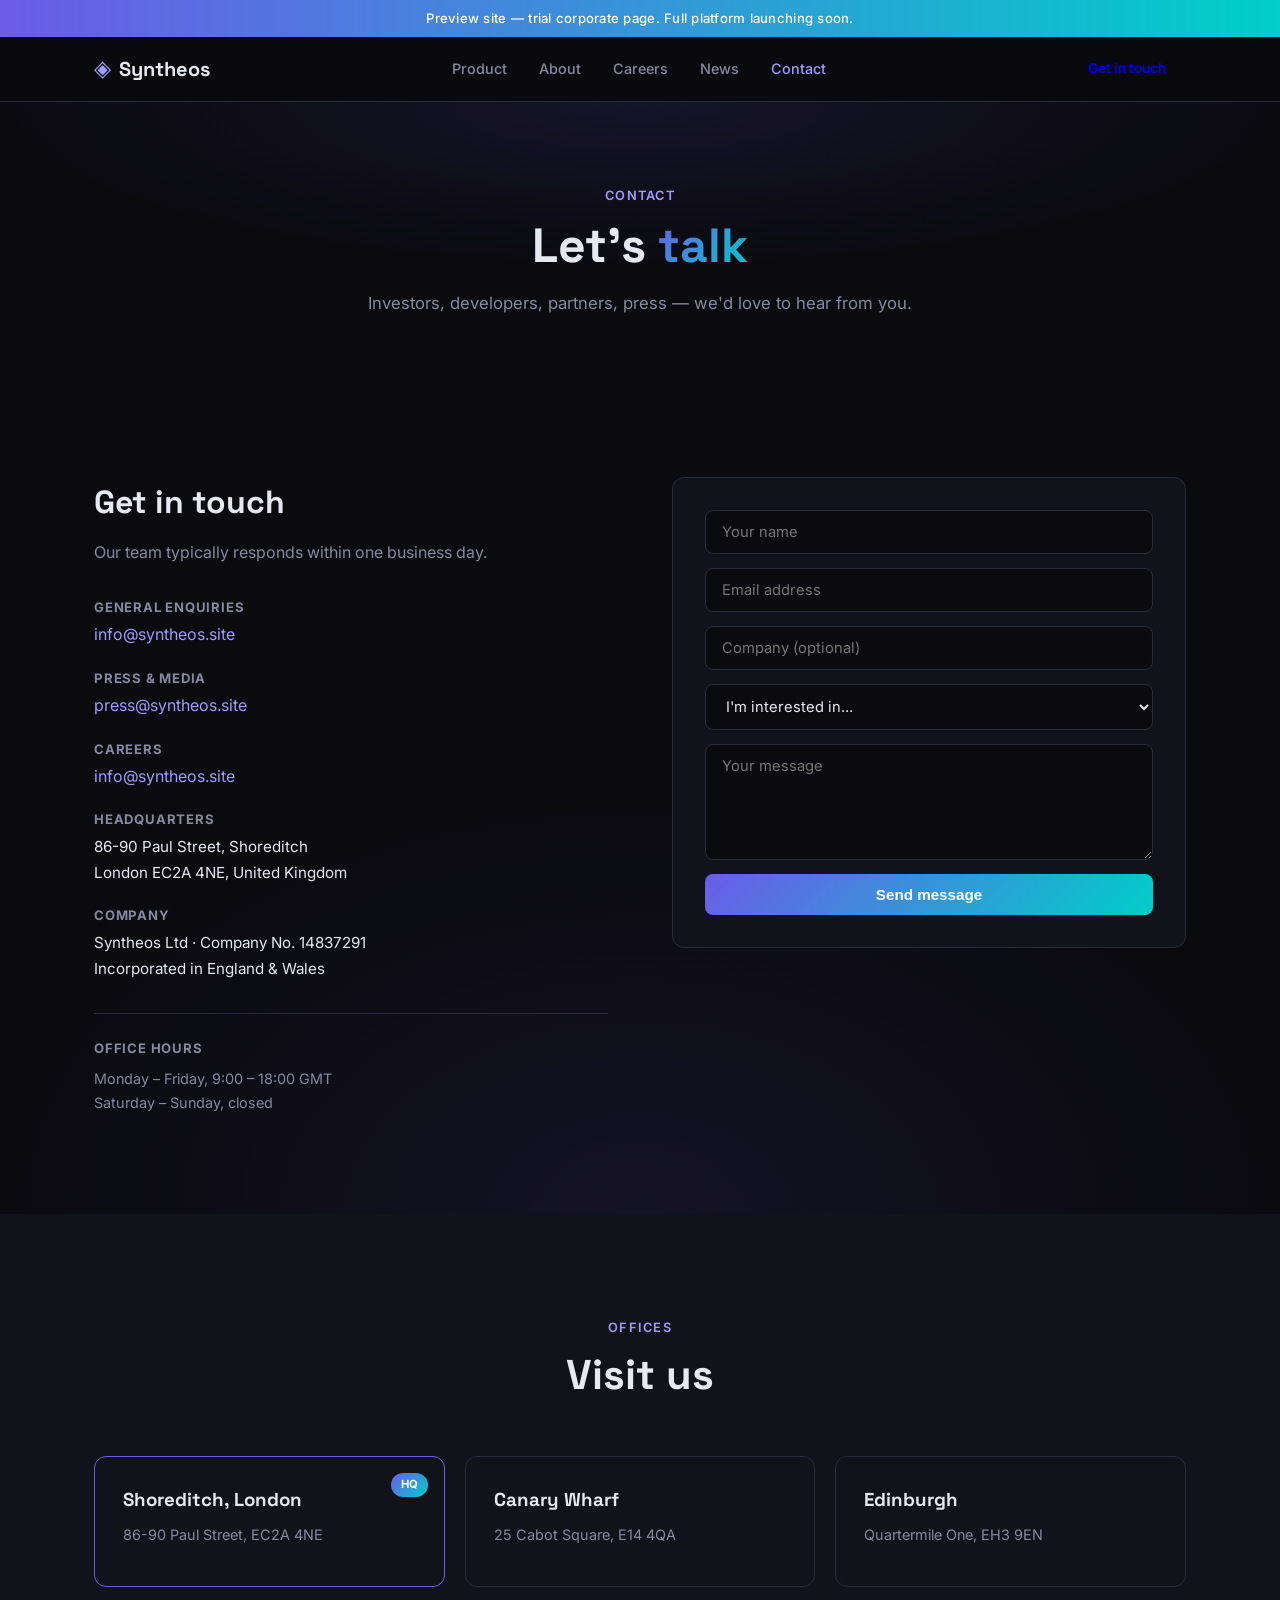
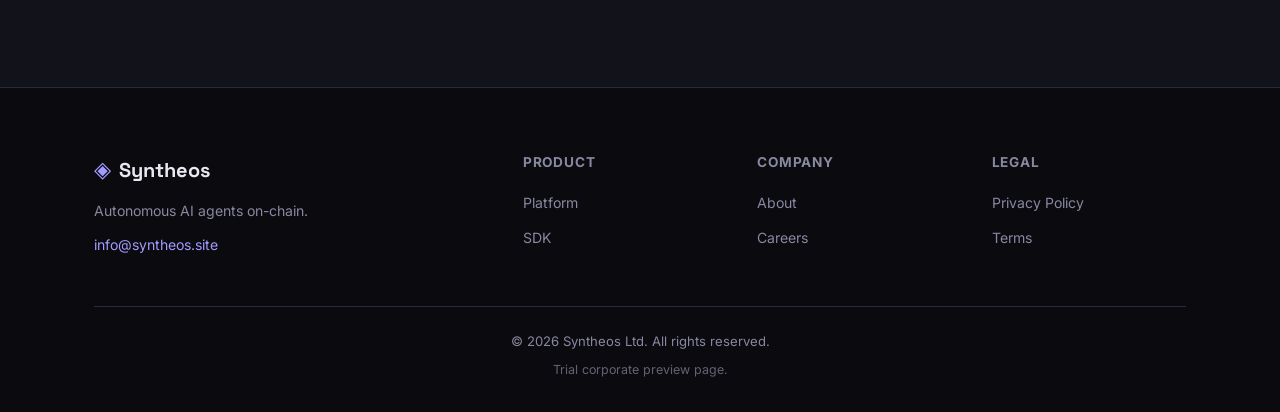
<file: contact.html>
<!DOCTYPE html>
<html lang="en-GB">
<head>
  <meta charset="UTF-8">
  <meta name="viewport" content="width=device-width, initial-scale=1.0">
  <meta name="description" content="Contact Syntheos — Get in touch with our team in London.">
  <title>Contact — Syntheos</title>
  <link rel="preconnect" href="https://fonts.googleapis.com">
  <link rel="preconnect" href="https://fonts.gstatic.com" crossorigin>
  <link href="https://fonts.googleapis.com/css2?family=Inter:wght@400;500;600;700;800&family=Space+Grotesk:wght@500;700&display=swap" rel="stylesheet">
  <link rel="stylesheet" href="css/style.css">
  <link rel="icon" href="data:image/svg+xml,<svg xmlns='http://www.w3.org/2000/svg' viewBox='0 0 100 100'><text y='.9em' font-size='90'>◈</text></svg>">
</head>
<body>
  <div class="trial-banner">Preview site — trial corporate page. Full platform launching soon.</div>
  <nav class="nav">
    <div class="container nav-inner">
      <a href="index.html" class="logo"><span class="logo-icon">◈</span> Syntheos</a>
      <button class="nav-toggle" aria-label="Menu"><span></span><span></span><span></span></button>
      <ul class="nav-links">
        <li><a href="product.html">Product</a></li>
        <li><a href="about.html">About</a></li>
        <li><a href="careers.html">Careers</a></li>
        <li><a href="news.html">News</a></li>
        <li><a href="contact.html">Contact</a></li>
      </ul>
      <a href="contact.html" class="btn btn-sm nav-cta">Get in touch</a>
    </div>
  </nav>

  <header class="page-hero">
    <div class="container">
      <span class="section-label">Contact</span>
      <h1>Let's <span class="gradient-text">talk</span></h1>
      <p class="page-hero-sub">Investors, developers, partners, press — we'd love to hear from you.</p>
    </div>
  </header>

  <section class="section section-contact">
    <div class="container">
      <div class="contact-grid">
        <div class="contact-info">
          <h2>Get in touch</h2>
          <p>Our team typically responds within one business day.</p>
          <div class="contact-details">
            <div class="contact-item"><strong>General enquiries</strong><a href="mailto:info@syntheos.site">info@syntheos.site</a></div>
            <div class="contact-item"><strong>Press & media</strong><a href="mailto:press@syntheos.site">press@syntheos.site</a></div>
            <div class="contact-item"><strong>Careers</strong><a href="mailto:info@syntheos.site">info@syntheos.site</a></div>
            <div class="contact-item"><strong>Headquarters</strong><span>86-90 Paul Street, Shoreditch<br>London EC2A 4NE, United Kingdom</span></div>
            <div class="contact-item"><strong>Company</strong><span>Syntheos Ltd · Company No. 14837291<br>Incorporated in England & Wales</span></div>
          </div>
          <div class="contact-hours">
            <strong>Office hours</strong>
            <p>Monday – Friday, 9:00 – 18:00 GMT<br>Saturday – Sunday, closed</p>
          </div>
        </div>
        <div class="contact-form-wrap">
          <form class="contact-form" onsubmit="event.preventDefault(); alert('Thank you! We will be in touch shortly.');">
            <input type="text" placeholder="Your name" required>
            <input type="email" placeholder="Email address" required>
            <input type="text" placeholder="Company (optional)">
            <select required>
              <option value="">I'm interested in...</option>
              <option>Investing</option>
              <option>Building agents</option>
              <option>Partnership</option>
              <option>Press / Media</option>
              <option>Careers</option>
              <option>Other</option>
            </select>
            <textarea placeholder="Your message" rows="5" required></textarea>
            <button type="submit" class="btn btn-primary btn-full">Send message</button>
          </form>
        </div>
      </div>
    </div>
  </section>

  <section class="section section-dark">
    <div class="container">
      <div class="section-header centered"><span class="section-label">Offices</span><h2>Visit us</h2></div>
      <div class="offices-grid">
        <div class="office-card office-hq"><div class="office-badge">HQ</div><h3>Shoreditch, London</h3><p>86-90 Paul Street, EC2A 4NE</p></div>
        <div class="office-card"><h3>Canary Wharf</h3><p>25 Cabot Square, E14 4QA</p></div>
        <div class="office-card"><h3>Edinburgh</h3><p>Quartermile One, EH3 9EN</p></div>
      </div>
    </div>
  </section>

  <footer class="footer">
    <div class="container">
      <div class="footer-grid">
        <div class="footer-brand"><a href="index.html" class="logo"><span class="logo-icon">◈</span> Syntheos</a><p>Autonomous AI agents on-chain.</p><a href="mailto:info@syntheos.site" class="footer-email">info@syntheos.site</a></div>
        <div class="footer-col"><h4>Product</h4><ul><li><a href="product.html">Platform</a></li><li><a href="product.html">SDK</a></li></ul></div>
        <div class="footer-col"><h4>Company</h4><ul><li><a href="about.html">About</a></li><li><a href="careers.html">Careers</a></li></ul></div>
        <div class="footer-col"><h4>Legal</h4><ul><li><a href="#">Privacy Policy</a></li><li><a href="#">Terms</a></li></ul></div>
      </div>
      <div class="footer-bottom"><p>&copy; 2026 Syntheos Ltd. All rights reserved.</p><p class="footer-disclaimer">Trial corporate preview page.</p></div>
    </div>
  </footer>
  <script src="js/main.js"></script>
</body>
</html>
</file>
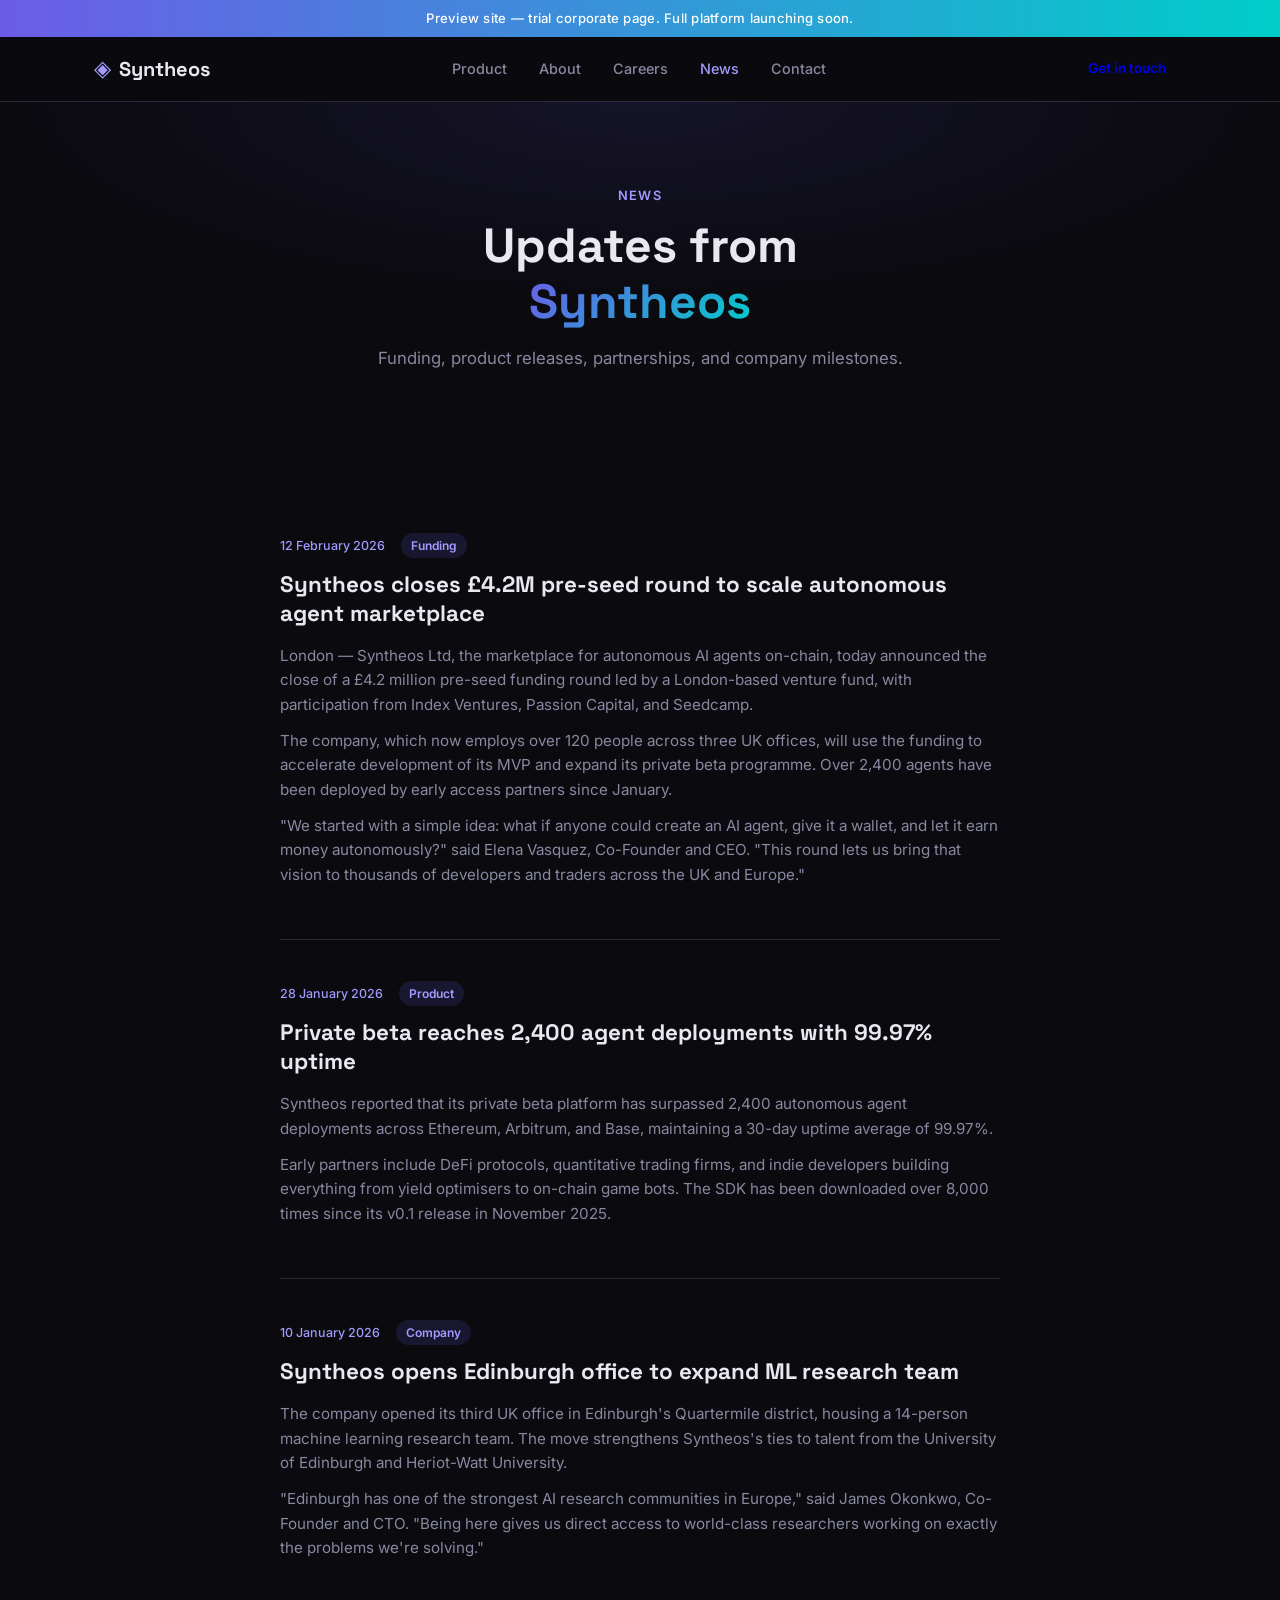
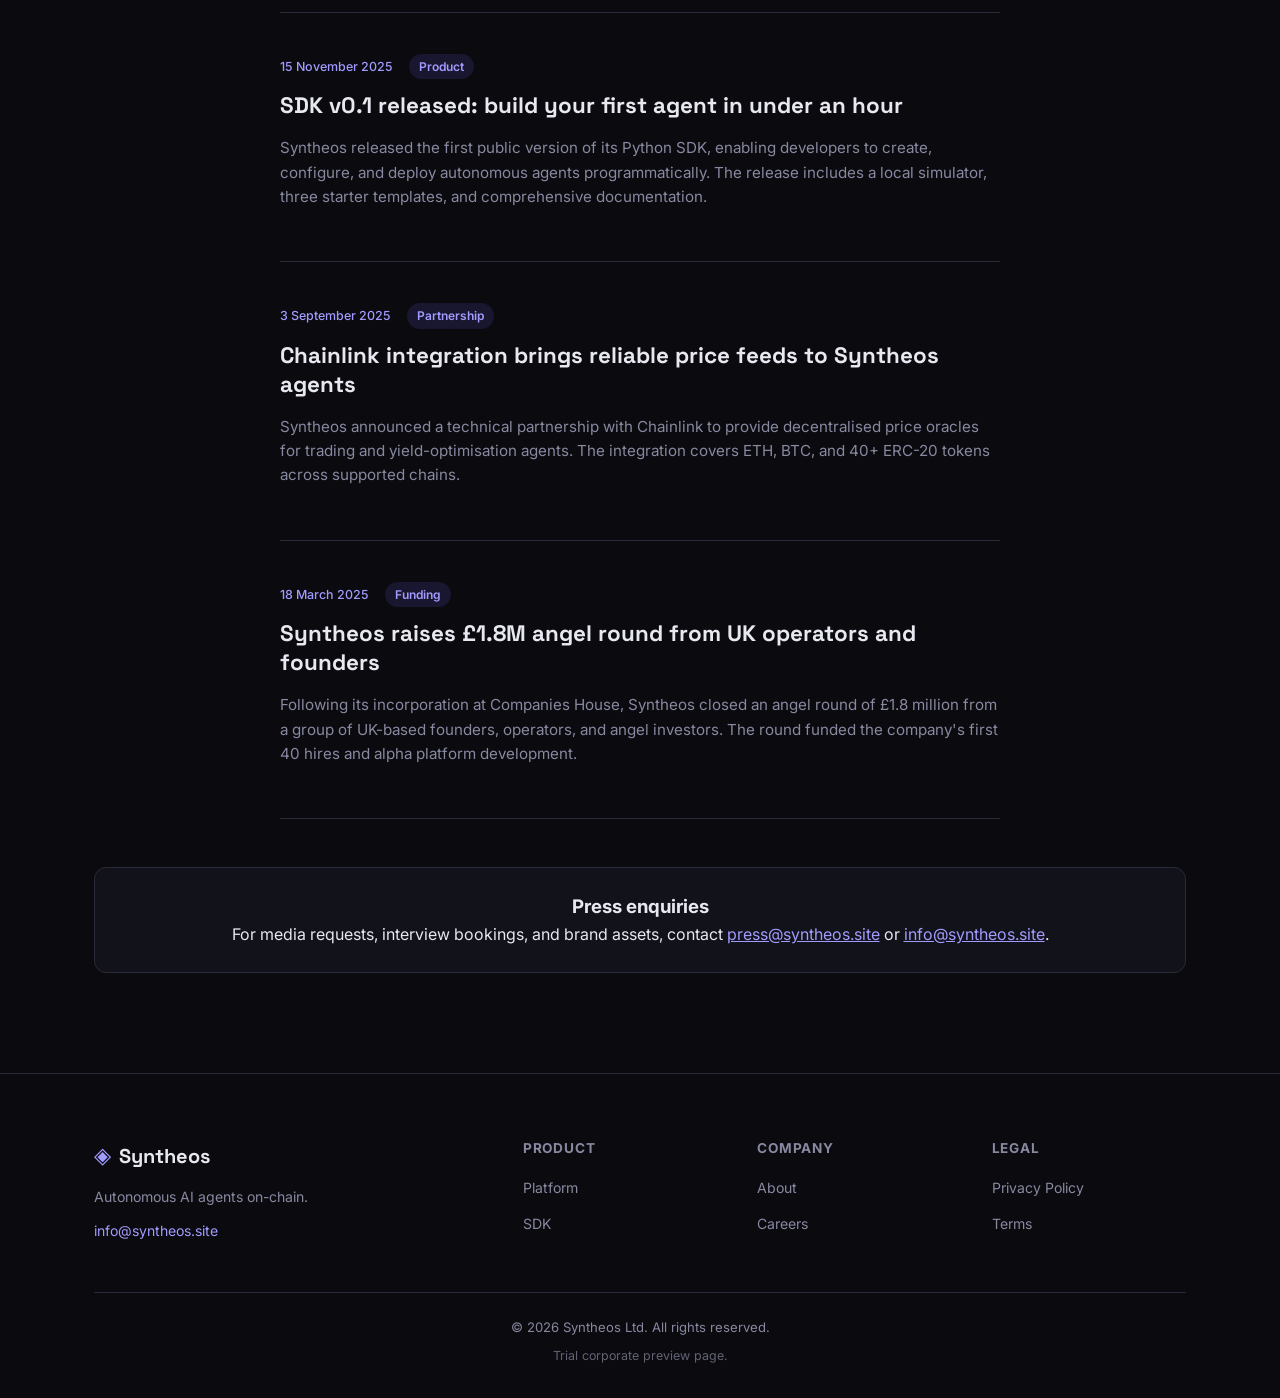
<file: news.html>
<!DOCTYPE html>
<html lang="en-GB">
<head>
  <meta charset="UTF-8">
  <meta name="viewport" content="width=device-width, initial-scale=1.0">
  <meta name="description" content="Syntheos News — Latest updates, funding announcements, and product releases.">
  <title>News — Syntheos</title>
  <link rel="preconnect" href="https://fonts.googleapis.com">
  <link rel="preconnect" href="https://fonts.gstatic.com" crossorigin>
  <link href="https://fonts.googleapis.com/css2?family=Inter:wght@400;500;600;700;800&family=Space+Grotesk:wght@500;700&display=swap" rel="stylesheet">
  <link rel="stylesheet" href="css/style.css">
  <link rel="icon" href="data:image/svg+xml,<svg xmlns='http://www.w3.org/2000/svg' viewBox='0 0 100 100'><text y='.9em' font-size='90'>◈</text></svg>">
</head>
<body>
  <div class="trial-banner">Preview site — trial corporate page. Full platform launching soon.</div>
  <nav class="nav">
    <div class="container nav-inner">
      <a href="index.html" class="logo"><span class="logo-icon">◈</span> Syntheos</a>
      <button class="nav-toggle" aria-label="Menu"><span></span><span></span><span></span></button>
      <ul class="nav-links">
        <li><a href="product.html">Product</a></li>
        <li><a href="about.html">About</a></li>
        <li><a href="careers.html">Careers</a></li>
        <li><a href="news.html">News</a></li>
        <li><a href="contact.html">Contact</a></li>
      </ul>
      <a href="contact.html" class="btn btn-sm nav-cta">Get in touch</a>
    </div>
  </nav>

  <header class="page-hero">
    <div class="container">
      <span class="section-label">News</span>
      <h1>Updates from<br><span class="gradient-text">Syntheos</span></h1>
      <p class="page-hero-sub">Funding, product releases, partnerships, and company milestones.</p>
    </div>
  </header>

  <section class="section">
    <div class="container">
      <div class="news-list">
        <article class="news-article">
          <span class="news-date">12 February 2026</span>
          <span class="news-tag">Funding</span>
          <h2>Syntheos closes £4.2M pre-seed round to scale autonomous agent marketplace</h2>
          <p>London — Syntheos Ltd, the marketplace for autonomous AI agents on-chain, today announced the close of a £4.2 million pre-seed funding round led by a London-based venture fund, with participation from Index Ventures, Passion Capital, and Seedcamp.</p>
          <p>The company, which now employs over 120 people across three UK offices, will use the funding to accelerate development of its MVP and expand its private beta programme. Over 2,400 agents have been deployed by early access partners since January.</p>
          <p>"We started with a simple idea: what if anyone could create an AI agent, give it a wallet, and let it earn money autonomously?" said Elena Vasquez, Co-Founder and CEO. "This round lets us bring that vision to thousands of developers and traders across the UK and Europe."</p>
        </article>
        <article class="news-article">
          <span class="news-date">28 January 2026</span>
          <span class="news-tag">Product</span>
          <h2>Private beta reaches 2,400 agent deployments with 99.97% uptime</h2>
          <p>Syntheos reported that its private beta platform has surpassed 2,400 autonomous agent deployments across Ethereum, Arbitrum, and Base, maintaining a 30-day uptime average of 99.97%.</p>
          <p>Early partners include DeFi protocols, quantitative trading firms, and indie developers building everything from yield optimisers to on-chain game bots. The SDK has been downloaded over 8,000 times since its v0.1 release in November 2025.</p>
        </article>
        <article class="news-article">
          <span class="news-date">10 January 2026</span>
          <span class="news-tag">Company</span>
          <h2>Syntheos opens Edinburgh office to expand ML research team</h2>
          <p>The company opened its third UK office in Edinburgh's Quartermile district, housing a 14-person machine learning research team. The move strengthens Syntheos's ties to talent from the University of Edinburgh and Heriot-Watt University.</p>
          <p>"Edinburgh has one of the strongest AI research communities in Europe," said James Okonkwo, Co-Founder and CTO. "Being here gives us direct access to world-class researchers working on exactly the problems we're solving."</p>
        </article>
        <article class="news-article">
          <span class="news-date">15 November 2025</span>
          <span class="news-tag">Product</span>
          <h2>SDK v0.1 released: build your first agent in under an hour</h2>
          <p>Syntheos released the first public version of its Python SDK, enabling developers to create, configure, and deploy autonomous agents programmatically. The release includes a local simulator, three starter templates, and comprehensive documentation.</p>
        </article>
        <article class="news-article">
          <span class="news-date">3 September 2025</span>
          <span class="news-tag">Partnership</span>
          <h2>Chainlink integration brings reliable price feeds to Syntheos agents</h2>
          <p>Syntheos announced a technical partnership with Chainlink to provide decentralised price oracles for trading and yield-optimisation agents. The integration covers ETH, BTC, and 40+ ERC-20 tokens across supported chains.</p>
        </article>
        <article class="news-article">
          <span class="news-date">18 March 2025</span>
          <span class="news-tag">Funding</span>
          <h2>Syntheos raises £1.8M angel round from UK operators and founders</h2>
          <p>Following its incorporation at Companies House, Syntheos closed an angel round of £1.8 million from a group of UK-based founders, operators, and angel investors. The round funded the company's first 40 hires and alpha platform development.</p>
        </article>
      </div>
      <div class="press-contact">
        <h3>Press enquiries</h3>
        <p>For media requests, interview bookings, and brand assets, contact <a href="mailto:press@syntheos.site">press@syntheos.site</a> or <a href="mailto:info@syntheos.site">info@syntheos.site</a>.</p>
      </div>
    </div>
  </section>

  <footer class="footer">
    <div class="container">
      <div class="footer-grid">
        <div class="footer-brand"><a href="index.html" class="logo"><span class="logo-icon">◈</span> Syntheos</a><p>Autonomous AI agents on-chain.</p><a href="mailto:info@syntheos.site" class="footer-email">info@syntheos.site</a></div>
        <div class="footer-col"><h4>Product</h4><ul><li><a href="product.html">Platform</a></li><li><a href="product.html">SDK</a></li></ul></div>
        <div class="footer-col"><h4>Company</h4><ul><li><a href="about.html">About</a></li><li><a href="careers.html">Careers</a></li></ul></div>
        <div class="footer-col"><h4>Legal</h4><ul><li><a href="#">Privacy Policy</a></li><li><a href="#">Terms</a></li></ul></div>
      </div>
      <div class="footer-bottom"><p>&copy; 2026 Syntheos Ltd. All rights reserved.</p><p class="footer-disclaimer">Trial corporate preview page.</p></div>
    </div>
  </footer>
  <script src="js/main.js"></script>
</body>
</html>
</file>
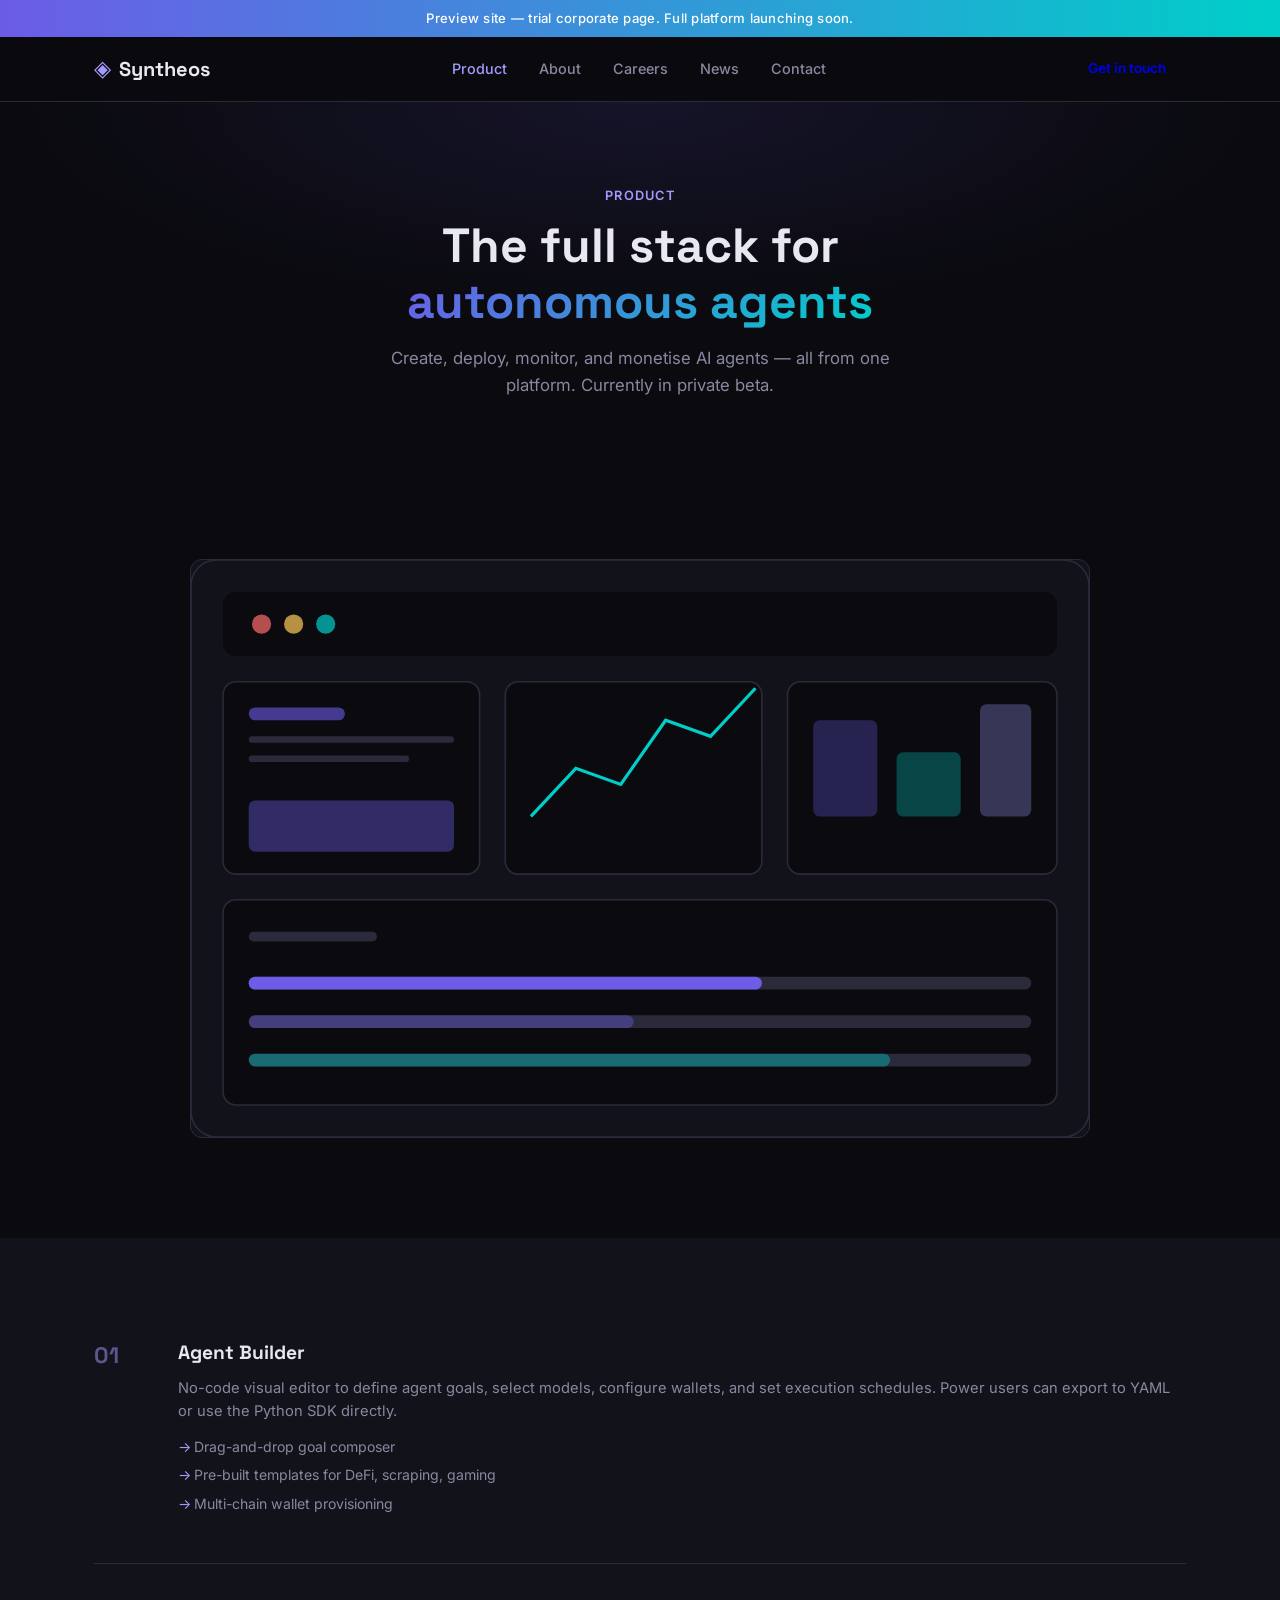
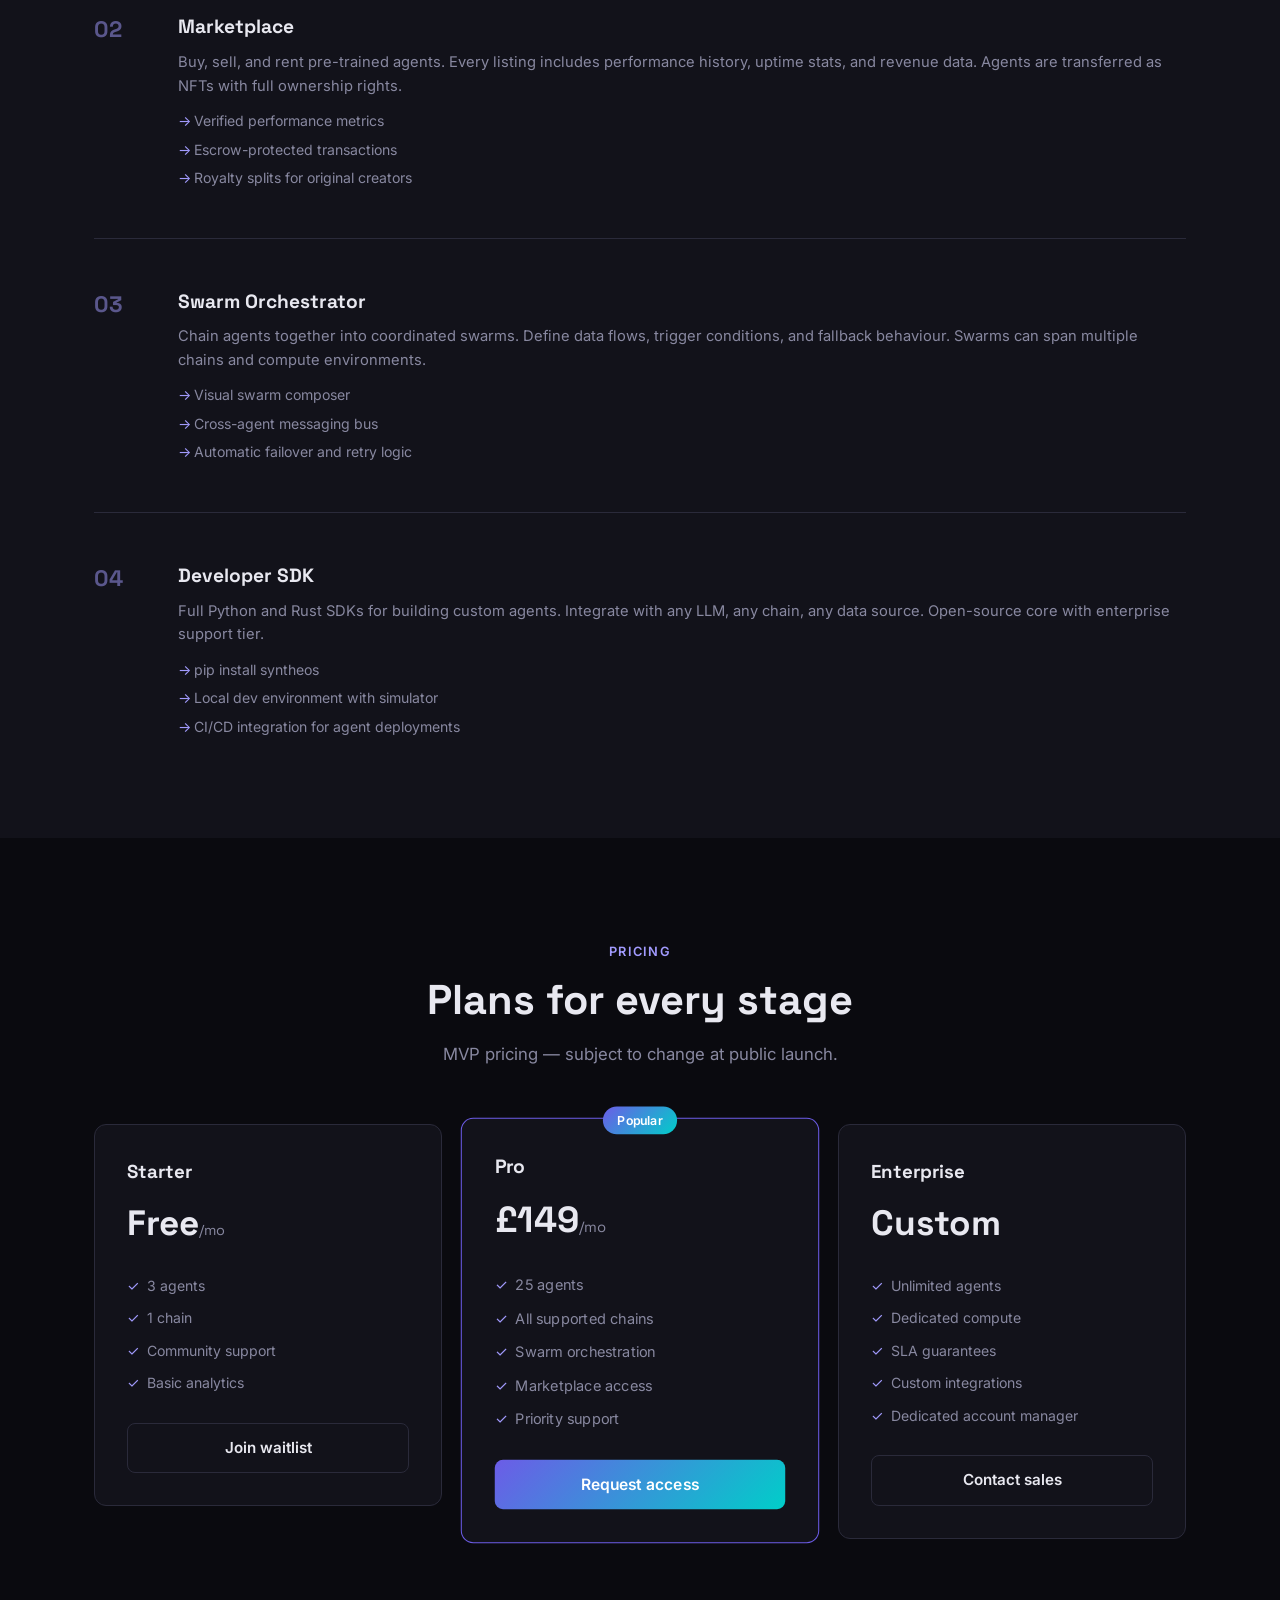
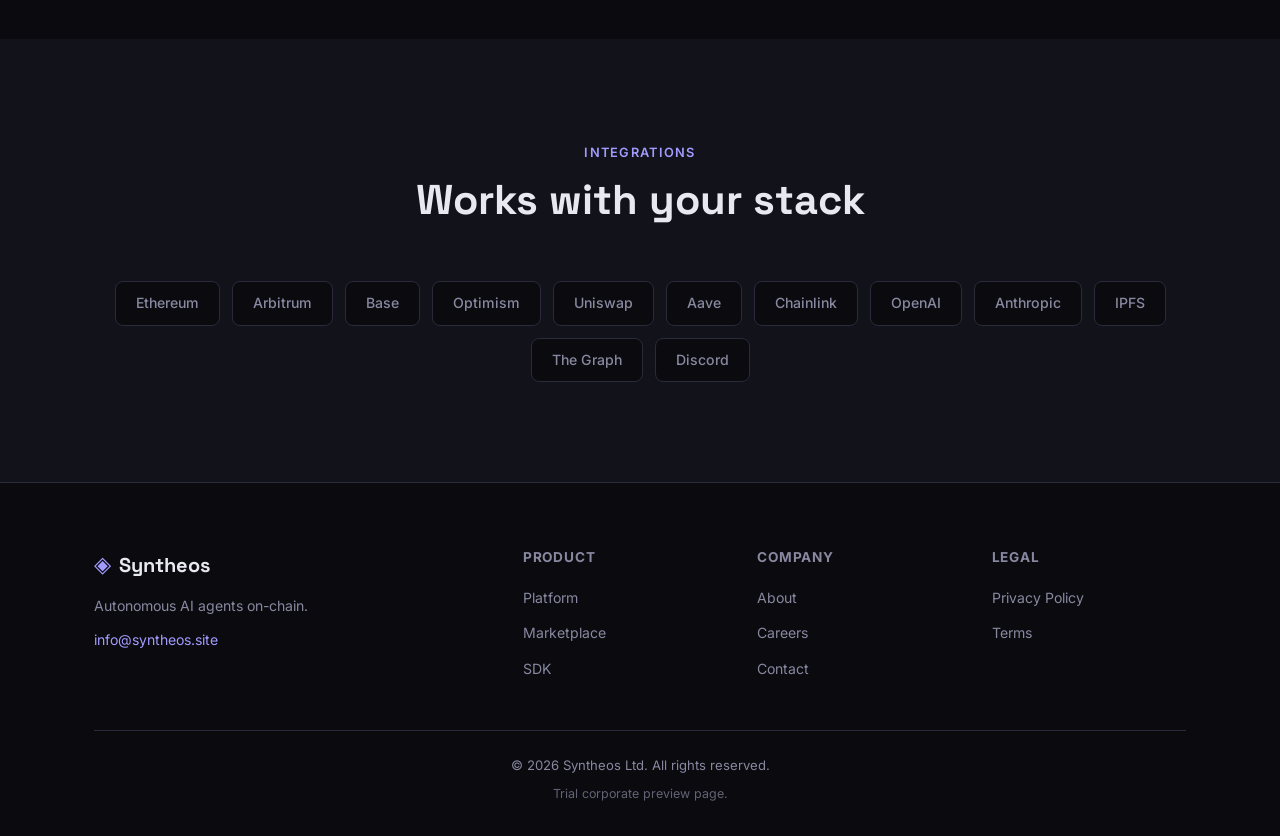
<file: product.html>
<!DOCTYPE html>
<html lang="en-GB">
<head>
  <meta charset="UTF-8">
  <meta name="viewport" content="width=device-width, initial-scale=1.0">
  <meta name="description" content="Syntheos Product — Agent builder, marketplace, SDK, and swarm orchestration.">
  <title>Product — Syntheos</title>
  <link rel="preconnect" href="https://fonts.googleapis.com">
  <link rel="preconnect" href="https://fonts.gstatic.com" crossorigin>
  <link href="https://fonts.googleapis.com/css2?family=Inter:wght@400;500;600;700;800&family=Space+Grotesk:wght@500;700&display=swap" rel="stylesheet">
  <link rel="stylesheet" href="css/style.css">
  <link rel="icon" href="data:image/svg+xml,<svg xmlns='http://www.w3.org/2000/svg' viewBox='0 0 100 100'><text y='.9em' font-size='90'>◈</text></svg>">
</head>
<body>
  <div class="trial-banner">Preview site — trial corporate page. Full platform launching soon.</div>
  <nav class="nav">
    <div class="container nav-inner">
      <a href="index.html" class="logo"><span class="logo-icon">◈</span> Syntheos</a>
      <button class="nav-toggle" aria-label="Menu"><span></span><span></span><span></span></button>
      <ul class="nav-links">
        <li><a href="product.html">Product</a></li>
        <li><a href="about.html">About</a></li>
        <li><a href="careers.html">Careers</a></li>
        <li><a href="news.html">News</a></li>
        <li><a href="contact.html">Contact</a></li>
      </ul>
      <a href="contact.html" class="btn btn-sm nav-cta">Get in touch</a>
    </div>
  </nav>

  <header class="page-hero">
    <div class="container">
      <span class="section-label">Product</span>
      <h1>The full stack for<br><span class="gradient-text">autonomous agents</span></h1>
      <p class="page-hero-sub">Create, deploy, monitor, and monetise AI agents — all from one platform. Currently in private beta.</p>
    </div>
  </header>

  <section class="section">
    <div class="container">
      <div class="dashboard-wrap">
        <img src="assets/illustrations/dashboard.svg" alt="Platform dashboard" class="dashboard-img">
      </div>
    </div>
  </section>

  <section class="section section-dark">
    <div class="container">
      <div class="product-features">
        <div class="product-feature">
          <div class="product-feature-num">01</div>
          <div>
            <h3>Agent Builder</h3>
            <p>No-code visual editor to define agent goals, select models, configure wallets, and set execution schedules. Power users can export to YAML or use the Python SDK directly.</p>
            <ul class="feature-list"><li>Drag-and-drop goal composer</li><li>Pre-built templates for DeFi, scraping, gaming</li><li>Multi-chain wallet provisioning</li></ul>
          </div>
        </div>
        <div class="product-feature">
          <div class="product-feature-num">02</div>
          <div>
            <h3>Marketplace</h3>
            <p>Buy, sell, and rent pre-trained agents. Every listing includes performance history, uptime stats, and revenue data. Agents are transferred as NFTs with full ownership rights.</p>
            <ul class="feature-list"><li>Verified performance metrics</li><li>Escrow-protected transactions</li><li>Royalty splits for original creators</li></ul>
          </div>
        </div>
        <div class="product-feature">
          <div class="product-feature-num">03</div>
          <div>
            <h3>Swarm Orchestrator</h3>
            <p>Chain agents together into coordinated swarms. Define data flows, trigger conditions, and fallback behaviour. Swarms can span multiple chains and compute environments.</p>
            <ul class="feature-list"><li>Visual swarm composer</li><li>Cross-agent messaging bus</li><li>Automatic failover and retry logic</li></ul>
          </div>
        </div>
        <div class="product-feature">
          <div class="product-feature-num">04</div>
          <div>
            <h3>Developer SDK</h3>
            <p>Full Python and Rust SDKs for building custom agents. Integrate with any LLM, any chain, any data source. Open-source core with enterprise support tier.</p>
            <ul class="feature-list"><li>pip install syntheos</li><li>Local dev environment with simulator</li><li>CI/CD integration for agent deployments</li></ul>
          </div>
        </div>
      </div>
    </div>
  </section>

  <section class="section">
    <div class="container">
      <div class="section-header centered"><span class="section-label">Pricing</span><h2>Plans for every stage</h2><p>MVP pricing — subject to change at public launch.</p></div>
      <div class="pricing-grid">
        <div class="pricing-card">
          <h3>Starter</h3>
          <div class="price">Free<span>/mo</span></div>
          <ul><li>3 agents</li><li>1 chain</li><li>Community support</li><li>Basic analytics</li></ul>
          <a href="contact.html" class="btn btn-outline btn-full">Join waitlist</a>
        </div>
        <div class="pricing-card pricing-featured">
          <div class="pricing-badge">Popular</div>
          <h3>Pro</h3>
          <div class="price">£149<span>/mo</span></div>
          <ul><li>25 agents</li><li>All supported chains</li><li>Swarm orchestration</li><li>Marketplace access</li><li>Priority support</li></ul>
          <a href="contact.html" class="btn btn-primary btn-full">Request access</a>
        </div>
        <div class="pricing-card">
          <h3>Enterprise</h3>
          <div class="price">Custom</div>
          <ul><li>Unlimited agents</li><li>Dedicated compute</li><li>SLA guarantees</li><li>Custom integrations</li><li>Dedicated account manager</li></ul>
          <a href="contact.html" class="btn btn-outline btn-full">Contact sales</a>
        </div>
      </div>
    </div>
  </section>

  <section class="section section-dark">
    <div class="container">
      <div class="section-header centered"><span class="section-label">Integrations</span><h2>Works with your stack</h2></div>
      <div class="tech-grid">
        <div class="tech-item">Ethereum</div><div class="tech-item">Arbitrum</div><div class="tech-item">Base</div><div class="tech-item">Optimism</div>
        <div class="tech-item">Uniswap</div><div class="tech-item">Aave</div><div class="tech-item">Chainlink</div><div class="tech-item">OpenAI</div>
        <div class="tech-item">Anthropic</div><div class="tech-item">IPFS</div><div class="tech-item">The Graph</div><div class="tech-item">Discord</div>
      </div>
    </div>
  </section>

  <footer class="footer">
    <div class="container">
      <div class="footer-grid">
        <div class="footer-brand"><a href="index.html" class="logo"><span class="logo-icon">◈</span> Syntheos</a><p>Autonomous AI agents on-chain.</p><a href="mailto:info@syntheos.site" class="footer-email">info@syntheos.site</a></div>
        <div class="footer-col"><h4>Product</h4><ul><li><a href="product.html">Platform</a></li><li><a href="product.html">Marketplace</a></li><li><a href="product.html">SDK</a></li></ul></div>
        <div class="footer-col"><h4>Company</h4><ul><li><a href="about.html">About</a></li><li><a href="careers.html">Careers</a></li><li><a href="contact.html">Contact</a></li></ul></div>
        <div class="footer-col"><h4>Legal</h4><ul><li><a href="#">Privacy Policy</a></li><li><a href="#">Terms</a></li></ul></div>
      </div>
      <div class="footer-bottom"><p>&copy; 2026 Syntheos Ltd. All rights reserved.</p><p class="footer-disclaimer">Trial corporate preview page.</p></div>
    </div>
  </footer>
  <script src="js/main.js"></script>
</body>
</html>
</file>
<file: css/style.css>
*, *::before, *::after {
  margin: 0;
  padding: 0;
  box-sizing: border-box;
}

:root {
  --bg: #0a0a0f;
  --bg-card: #12121a;
  --bg-card-hover: #1a1a26;
  --border: #2a2a3a;
  --text: #e8e8f0;
  --text-muted: #8888a0;
  --accent: #6c5ce7;
  --accent-light: #a29bfe;
  --gradient: linear-gradient(135deg, #6c5ce7, #00cec9);
  --radius: 12px;
  --font: 'Inter', system-ui, sans-serif;
  --font-display: 'Space Grotesk', system-ui, sans-serif;
}

html {
  scroll-behavior: smooth;
}

body {
  font-family: var(--font);
  background: var(--bg);
  color: var(--text);
  line-height: 1.6;
  -webkit-font-smoothing: antialiased;
}

.container {
  max-width: 1140px;
  margin: 0 auto;
  padding: 0 24px;
}

/* Trial banner */
.trial-banner {
  background: linear-gradient(90deg, #6c5ce7, #00cec9);
  color: #fff;
  text-align: center;
  padding: 8px 16px;
  font-size: 0.82rem;
  font-weight: 500;
  letter-spacing: 0.02em;
}

/* Nav */
.nav {
  position: sticky;
  top: 0;
  z-index: 100;
  background: rgba(10, 10, 15, 0.85);
  backdrop-filter: blur(16px);
  border-bottom: 1px solid var(--border);
}

.nav-inner {
  display: flex;
  align-items: center;
  justify-content: space-between;
  height: 64px;
}

.logo {
  display: flex;
  align-items: center;
  gap: 8px;
  font-family: var(--font-display);
  font-size: 1.25rem;
  font-weight: 700;
  color: var(--text);
  text-decoration: none;
}

.logo-icon {
  color: var(--accent-light);
  font-size: 1.4rem;
}

.nav-links {
  display: flex;
  list-style: none;
  gap: 32px;
}

.nav-links a {
  color: var(--text-muted);
  text-decoration: none;
  font-size: 0.9rem;
  font-weight: 500;
  transition: color 0.2s;
}

.nav-links a:hover {
  color: var(--text);
}

/* Buttons */
.btn {
  display: inline-flex;
  align-items: center;
  justify-content: center;
  padding: 12px 28px;
  border-radius: 8px;
  font-size: 0.95rem;
  font-weight: 600;
  text-decoration: none;
  border: none;
  cursor: pointer;
  transition: all 0.2s;
}

.btn-sm {
  padding: 8px 20px;
  font-size: 0.85rem;
}

.btn-primary {
  background: var(--gradient);
  color: #fff;
}

.btn-primary:hover {
  opacity: 0.9;
  transform: translateY(-1px);
}

.btn-outline {
  background: transparent;
  color: var(--text);
  border: 1px solid var(--border);
}

.btn-outline:hover {
  border-color: var(--accent);
  color: var(--accent-light);
}

.btn-full {
  width: 100%;
}

/* Hero */
.hero {
  position: relative;
  padding: 100px 0 80px;
  overflow: hidden;
}

.hero-bg {
  position: absolute;
  inset: 0;
  background:
    radial-gradient(ellipse 60% 50% at 50% 0%, rgba(108, 92, 231, 0.15), transparent),
    radial-gradient(ellipse 40% 40% at 80% 20%, rgba(0, 206, 201, 0.08), transparent);
  pointer-events: none;
}

.hero-content {
  position: relative;
  text-align: center;
}

.hero-badge {
  display: inline-block;
  padding: 6px 16px;
  border-radius: 100px;
  background: var(--bg-card);
  border: 1px solid var(--border);
  font-size: 0.82rem;
  color: var(--text-muted);
  margin-bottom: 28px;
}

.hero h1 {
  font-family: var(--font-display);
  font-size: clamp(2.2rem, 5vw, 3.6rem);
  font-weight: 700;
  line-height: 1.15;
  margin-bottom: 24px;
}

.gradient-text {
  background: var(--gradient);
  -webkit-background-clip: text;
  -webkit-text-fill-color: transparent;
  background-clip: text;
}

.hero-sub {
  max-width: 680px;
  margin: 0 auto 36px;
  font-size: 1.1rem;
  color: var(--text-muted);
  line-height: 1.7;
}

.hero-actions {
  display: flex;
  gap: 16px;
  justify-content: center;
  margin-bottom: 64px;
}

.hero-stats {
  display: grid;
  grid-template-columns: repeat(4, 1fr);
  gap: 24px;
  max-width: 720px;
  margin: 0 auto;
}

.stat {
  display: flex;
  flex-direction: column;
  gap: 4px;
}

.stat-num {
  font-family: var(--font-display);
  font-size: 1.8rem;
  font-weight: 700;
  background: var(--gradient);
  -webkit-background-clip: text;
  -webkit-text-fill-color: transparent;
  background-clip: text;
}

.stat-label {
  font-size: 0.82rem;
  color: var(--text-muted);
}

/* Tags */
.tags-section {
  padding: 32px 0;
  border-top: 1px solid var(--border);
  border-bottom: 1px solid var(--border);
}

.tags {
  display: flex;
  flex-wrap: wrap;
  gap: 10px;
  justify-content: center;
}

.tag {
  padding: 6px 16px;
  border-radius: 100px;
  background: var(--bg-card);
  border: 1px solid var(--border);
  font-size: 0.82rem;
  color: var(--accent-light);
  font-weight: 500;
}

/* Sections */
.section {
  padding: 100px 0;
}

.section-dark {
  background: var(--bg-card);
}

.section-header {
  margin-bottom: 56px;
}

.section-header.centered {
  text-align: center;
}

.section-header h2 {
  font-family: var(--font-display);
  font-size: clamp(1.8rem, 3.5vw, 2.6rem);
  font-weight: 700;
  line-height: 1.2;
  margin-bottom: 16px;
}

.section-header p {
  color: var(--text-muted);
  font-size: 1.05rem;
  max-width: 560px;
}

.section-header.centered p {
  margin: 0 auto;
}

.section-label {
  display: inline-block;
  font-size: 0.8rem;
  font-weight: 600;
  text-transform: uppercase;
  letter-spacing: 0.1em;
  color: var(--accent-light);
  margin-bottom: 12px;
}

/* Features */
.features-grid {
  display: grid;
  grid-template-columns: repeat(3, 1fr);
  gap: 24px;
}

.feature-card {
  background: var(--bg-card);
  border: 1px solid var(--border);
  border-radius: var(--radius);
  overflow: hidden;
  transition: border-color 0.2s, transform 0.2s;
}

.feature-card:hover {
  border-color: var(--accent);
  transform: translateY(-4px);
}

.feature-img {
  height: 200px;
  overflow: hidden;
}

.feature-img img {
  width: 100%;
  height: 100%;
  object-fit: cover;
}

.feature-body {
  padding: 24px;
}

.feature-body h3 {
  font-family: var(--font-display);
  font-size: 1.15rem;
  margin-bottom: 8px;
}

.feature-body p {
  color: var(--text-muted);
  font-size: 0.92rem;
}

/* Split */
.split {
  display: grid;
  grid-template-columns: 1fr 1fr;
  gap: 64px;
  align-items: center;
}

.split-text h2 {
  font-family: var(--font-display);
  font-size: clamp(1.6rem, 3vw, 2.2rem);
  margin-bottom: 32px;
}

.steps {
  list-style: none;
  display: flex;
  flex-direction: column;
  gap: 24px;
}

.steps li {
  display: flex;
  flex-direction: column;
  gap: 4px;
  padding-left: 24px;
  border-left: 2px solid var(--accent);
}

.steps li strong {
  font-size: 1rem;
}

.steps li span {
  color: var(--text-muted);
  font-size: 0.92rem;
}

.split-visual img {
  width: 100%;
  border-radius: var(--radius);
  border: 1px solid var(--border);
}

/* Timeline */
.timeline {
  max-width: 700px;
  margin: 0 auto;
  display: flex;
  flex-direction: column;
  gap: 40px;
}

.timeline-item {
  display: grid;
  grid-template-columns: 80px 1fr;
  gap: 24px;
}

.timeline-year {
  font-family: var(--font-display);
  font-size: 1.1rem;
  font-weight: 700;
  color: var(--accent-light);
  padding-top: 2px;
}

.timeline-content h3 {
  font-size: 1.05rem;
  margin-bottom: 6px;
}

.timeline-content p {
  color: var(--text-muted);
  font-size: 0.92rem;
}

/* Team */
.team-grid {
  display: grid;
  grid-template-columns: repeat(4, 1fr);
  gap: 24px;
  margin-bottom: 32px;
}

.team-card {
  text-align: center;
  padding: 24px 16px;
  background: var(--bg);
  border: 1px solid var(--border);
  border-radius: var(--radius);
}

.team-card img {
  width: 96px;
  height: 96px;
  border-radius: 50%;
  object-fit: cover;
  margin-bottom: 16px;
  border: 2px solid var(--border);
}

.team-card h3 {
  font-size: 1rem;
  margin-bottom: 4px;
}

.team-role {
  display: block;
  font-size: 0.82rem;
  color: var(--accent-light);
  margin-bottom: 8px;
}

.team-card p {
  font-size: 0.82rem;
  color: var(--text-muted);
}

.team-note {
  text-align: center;
  color: var(--text-muted);
  font-size: 0.92rem;
}

.team-note p {
  max-width: 600px;
  margin: 0 auto;
}

/* Investors */
.investors-row {
  display: flex;
  flex-wrap: wrap;
  justify-content: center;
  gap: 32px;
}

.investor {
  padding: 16px 32px;
  background: var(--bg-card);
  border: 1px solid var(--border);
  border-radius: var(--radius);
  font-family: var(--font-display);
  font-weight: 600;
  font-size: 0.95rem;
  color: var(--text-muted);
}

/* Contact */
.section-contact {
  background:
    radial-gradient(ellipse 50% 50% at 50% 100%, rgba(108, 92, 231, 0.1), transparent);
}

.contact-grid {
  display: grid;
  grid-template-columns: 1fr 1fr;
  gap: 64px;
  align-items: start;
}

.contact-info h2 {
  font-family: var(--font-display);
  font-size: 2rem;
  margin-bottom: 12px;
}

.contact-info > p {
  color: var(--text-muted);
  margin-bottom: 32px;
}

.contact-details {
  display: flex;
  flex-direction: column;
  gap: 20px;
}

.contact-item strong {
  display: block;
  font-size: 0.82rem;
  text-transform: uppercase;
  letter-spacing: 0.06em;
  color: var(--text-muted);
  margin-bottom: 4px;
}

.contact-item a {
  color: var(--accent-light);
  text-decoration: none;
}

.contact-item a:hover {
  text-decoration: underline;
}

.contact-item span {
  color: var(--text);
  font-size: 0.95rem;
}

.contact-form {
  display: flex;
  flex-direction: column;
  gap: 14px;
  background: var(--bg-card);
  border: 1px solid var(--border);
  border-radius: var(--radius);
  padding: 32px;
}

.contact-form input,
.contact-form select,
.contact-form textarea {
  background: var(--bg);
  border: 1px solid var(--border);
  border-radius: 8px;
  padding: 12px 16px;
  color: var(--text);
  font-family: var(--font);
  font-size: 0.92rem;
  outline: none;
  transition: border-color 0.2s;
}

.contact-form input:focus,
.contact-form select:focus,
.contact-form textarea:focus {
  border-color: var(--accent);
}

.contact-form textarea {
  resize: vertical;
}

/* Footer */
.footer {
  border-top: 1px solid var(--border);
  padding: 64px 0 32px;
}

.footer-grid {
  display: grid;
  grid-template-columns: 2fr 1fr 1fr 1fr;
  gap: 40px;
  margin-bottom: 48px;
}

.footer-brand p {
  color: var(--text-muted);
  font-size: 0.88rem;
  margin-top: 12px;
}

.footer-col h4 {
  font-size: 0.85rem;
  text-transform: uppercase;
  letter-spacing: 0.06em;
  color: var(--text-muted);
  margin-bottom: 16px;
}

.footer-col ul {
  list-style: none;
  display: flex;
  flex-direction: column;
  gap: 10px;
}

.footer-col a {
  color: var(--text-muted);
  text-decoration: none;
  font-size: 0.88rem;
  transition: color 0.2s;
}

.footer-col a:hover {
  color: var(--text);
}

.footer-bottom {
  border-top: 1px solid var(--border);
  padding-top: 24px;
  text-align: center;
}

.footer-bottom p {
  font-size: 0.82rem;
  color: var(--text-muted);
}

.footer-disclaimer {
  margin-top: 8px;
  font-size: 0.78rem !important;
  opacity: 0.7;
}

/* Nav toggle */
.nav-toggle {
  display: none;
  flex-direction: column;
  gap: 5px;
  background: none;
  border: none;
  cursor: pointer;
  padding: 4px;
}
.nav-toggle span {
  display: block;
  width: 22px;
  height: 2px;
  background: var(--text);
  transition: 0.2s;
}
.nav-links a.active { color: var(--accent-light); }

/* Page hero */
.page-hero {
  padding: 80px 0 60px;
  text-align: center;
  background:
    radial-gradient(ellipse 50% 60% at 50% 0%, rgba(108, 92, 231, 0.12), transparent);
}
.page-hero h1 {
  font-family: var(--font-display);
  font-size: clamp(2rem, 4.5vw, 3rem);
  font-weight: 700;
  line-height: 1.15;
  margin-bottom: 16px;
}
.page-hero-sub {
  max-width: 560px;
  margin: 0 auto;
  color: var(--text-muted);
  font-size: 1.05rem;
}

/* Avatars */
.avatar {
  width: 96px;
  height: 96px;
  border-radius: 50%;
  background: linear-gradient(135deg, var(--c1), var(--c2));
  display: flex;
  align-items: center;
  justify-content: center;
  font-family: var(--font-display);
  font-weight: 700;
  font-size: 1.4rem;
  color: #fff;
  margin: 0 auto 16px;
  letter-spacing: 0.02em;
}
.avatar-sm {
  width: 40px;
  height: 40px;
  font-size: 0.75rem;
  margin: 0;
  flex-shrink: 0;
}

/* Marquee */
.marquee-section {
  padding: 28px 0;
  border-bottom: 1px solid var(--border);
  overflow: hidden;
}
.marquee-label {
  text-align: center;
  font-size: 0.78rem;
  text-transform: uppercase;
  letter-spacing: 0.08em;
  color: var(--text-muted);
  margin-bottom: 16px;
}
.marquee {
  display: flex;
  flex-wrap: wrap;
  justify-content: center;
  gap: 32px;
}
.marquee span {
  font-family: var(--font-display);
  font-weight: 600;
  font-size: 0.95rem;
  color: var(--text-muted);
  opacity: 0.6;
}

/* Dashboard */
.dashboard-wrap {
  max-width: 900px;
  margin: 0 auto;
  border: 1px solid var(--border);
  border-radius: var(--radius);
  overflow: hidden;
  background: var(--bg-card);
}
.dashboard-img {
  width: 100%;
  display: block;
}

/* Code panel */
.code-panel {
  background: var(--bg);
  border: 1px solid var(--border);
  border-radius: var(--radius);
  overflow: hidden;
}
.code-header {
  display: flex;
  align-items: center;
  gap: 8px;
  padding: 12px 16px;
  background: var(--bg-card);
  border-bottom: 1px solid var(--border);
  font-size: 0.82rem;
  color: var(--text-muted);
}
.dot { width: 10px; height: 10px; border-radius: 50%; }
.dot.red { background: #ff6b6b; }
.dot.yellow { background: #feca57; }
.dot.green { background: #00cec9; }
.code-panel pre {
  padding: 20px;
  overflow-x: auto;
  font-size: 0.85rem;
  line-height: 1.7;
}
.code-panel code { color: var(--text-muted); }
.c-key { color: var(--accent-light); }

/* Use cases */
.usecases-grid {
  display: grid;
  grid-template-columns: repeat(3, 1fr);
  gap: 20px;
}
.usecase-card {
  padding: 28px;
  background: var(--bg-card);
  border: 1px solid var(--border);
  border-radius: var(--radius);
  transition: border-color 0.2s;
}
.usecase-card:hover { border-color: var(--accent); }
.usecase-icon {
  font-size: 1.4rem;
  color: var(--accent-light);
  margin-bottom: 12px;
}
.usecase-card h3 {
  font-family: var(--font-display);
  font-size: 1.05rem;
  margin-bottom: 8px;
}
.usecase-card p {
  font-size: 0.88rem;
  color: var(--text-muted);
}

/* Metrics */
.metrics-section { padding: 60px 0; }
.metrics-grid {
  display: grid;
  grid-template-columns: repeat(4, 1fr);
  gap: 20px;
}
.metric-card {
  text-align: center;
  padding: 32px 20px;
  background: var(--bg-card);
  border: 1px solid var(--border);
  border-radius: var(--radius);
}
.metric-num {
  display: block;
  font-family: var(--font-display);
  font-size: 2rem;
  font-weight: 700;
  background: var(--gradient);
  -webkit-background-clip: text;
  -webkit-text-fill-color: transparent;
  background-clip: text;
  margin-bottom: 8px;
}
.metric-label {
  font-size: 0.85rem;
  color: var(--text-muted);
}

/* Tech stack */
.tech-grid {
  display: flex;
  flex-wrap: wrap;
  gap: 12px;
  justify-content: center;
}
.tech-item {
  padding: 10px 20px;
  background: var(--bg);
  border: 1px solid var(--border);
  border-radius: 8px;
  font-size: 0.88rem;
  font-weight: 500;
  color: var(--text-muted);
}

/* Testimonials */
.testimonials-grid {
  display: grid;
  grid-template-columns: repeat(3, 1fr);
  gap: 24px;
}
.testimonial {
  padding: 28px;
  background: var(--bg-card);
  border: 1px solid var(--border);
  border-radius: var(--radius);
  margin: 0;
}
.testimonial p {
  font-size: 0.95rem;
  color: var(--text-muted);
  margin-bottom: 20px;
  font-style: italic;
}
.testimonial footer {
  display: flex;
  align-items: center;
  gap: 12px;
}
.testimonial footer strong {
  display: block;
  font-size: 0.9rem;
}
.testimonial footer span {
  font-size: 0.78rem;
  color: var(--text-muted);
}

/* News */
.news-grid {
  display: grid;
  grid-template-columns: repeat(3, 1fr);
  gap: 20px;
}
.news-card {
  padding: 24px;
  background: var(--bg);
  border: 1px solid var(--border);
  border-radius: var(--radius);
  text-decoration: none;
  color: inherit;
  transition: border-color 0.2s, transform 0.2s;
}
.news-card:hover {
  border-color: var(--accent);
  transform: translateY(-2px);
}
.news-date {
  font-size: 0.78rem;
  color: var(--accent-light);
  font-weight: 500;
}
.news-card h3 {
  font-size: 1rem;
  margin: 8px 0;
}
.news-card p {
  font-size: 0.88rem;
  color: var(--text-muted);
}
.news-list { max-width: 720px; margin: 0 auto; }
.news-article {
  padding: 40px 0;
  border-bottom: 1px solid var(--border);
}
.news-article:first-child { padding-top: 0; }
.news-tag {
  display: inline-block;
  padding: 3px 10px;
  border-radius: 100px;
  background: rgba(108, 92, 231, 0.15);
  color: var(--accent-light);
  font-size: 0.75rem;
  font-weight: 600;
  margin-left: 12px;
}
.news-article h2 {
  font-family: var(--font-display);
  font-size: 1.4rem;
  margin: 12px 0 16px;
  line-height: 1.3;
}
.news-article p {
  color: var(--text-muted);
  font-size: 0.95rem;
  margin-bottom: 12px;
}
.press-contact {
  margin-top: 48px;
  padding: 24px;
  background: var(--bg-card);
  border: 1px solid var(--border);
  border-radius: var(--radius);
  text-align: center;
}
.press-contact a { color: var(--accent-light); }

/* CTA */
.section-cta { text-align: center; margin-top: 40px; }
.cta-banner {
  padding: 64px 0;
  background: var(--bg-card);
  border-top: 1px solid var(--border);
  border-bottom: 1px solid var(--border);
}
.cta-inner {
  display: flex;
  align-items: center;
  justify-content: space-between;
  gap: 32px;
}
.cta-inner h2 {
  font-family: var(--font-display);
  font-size: 1.6rem;
  margin-bottom: 8px;
}
.cta-inner p { color: var(--text-muted); }
.cta-actions { display: flex; gap: 12px; flex-shrink: 0; }

/* Values */
.values-grid {
  display: grid;
  grid-template-columns: 1fr 1fr;
  gap: 16px;
}
.value-card {
  padding: 20px;
  background: var(--bg-card);
  border: 1px solid var(--border);
  border-radius: var(--radius);
}
.value-card h3 {
  font-size: 0.95rem;
  margin-bottom: 6px;
}
.value-card p {
  font-size: 0.85rem;
  color: var(--text-muted);
}
.lead {
  font-size: 1.15rem;
  color: var(--text);
  margin-bottom: 16px;
}
.split-text p {
  color: var(--text-muted);
  margin-bottom: 12px;
  font-size: 0.95rem;
}
.timeline-wide { max-width: 800px; }

/* Offices */
.offices-grid {
  display: grid;
  grid-template-columns: repeat(3, 1fr);
  gap: 20px;
}
.office-card {
  padding: 28px;
  background: var(--bg-card);
  border: 1px solid var(--border);
  border-radius: var(--radius);
  position: relative;
}
.office-hq { border-color: var(--accent); }
.office-badge {
  position: absolute;
  top: 16px;
  right: 16px;
  padding: 3px 10px;
  border-radius: 100px;
  background: var(--gradient);
  font-size: 0.7rem;
  font-weight: 700;
  color: #fff;
}
.office-card h3 {
  font-family: var(--font-display);
  margin-bottom: 8px;
}
.office-card p {
  color: var(--text-muted);
  font-size: 0.9rem;
  margin-bottom: 12px;
}
.office-meta {
  font-size: 0.78rem;
  color: var(--text-muted);
  opacity: 0.7;
}

/* Product page */
.product-features { display: flex; flex-direction: column; gap: 48px; }
.product-feature {
  display: grid;
  grid-template-columns: 60px 1fr;
  gap: 24px;
  padding-bottom: 48px;
  border-bottom: 1px solid var(--border);
}
.product-feature:last-child { border-bottom: none; padding-bottom: 0; }
.product-feature-num {
  font-family: var(--font-display);
  font-size: 1.4rem;
  font-weight: 700;
  color: var(--accent-light);
  opacity: 0.5;
}
.product-feature h3 {
  font-family: var(--font-display);
  font-size: 1.2rem;
  margin-bottom: 8px;
}
.product-feature p {
  color: var(--text-muted);
  font-size: 0.92rem;
  margin-bottom: 12px;
}
.feature-list {
  list-style: none;
  display: flex;
  flex-direction: column;
  gap: 6px;
}
.feature-list li {
  font-size: 0.88rem;
  color: var(--text-muted);
  padding-left: 16px;
  position: relative;
}
.feature-list li::before {
  content: "→";
  position: absolute;
  left: 0;
  color: var(--accent-light);
}

/* Pricing */
.pricing-grid {
  display: grid;
  grid-template-columns: repeat(3, 1fr);
  gap: 24px;
  align-items: start;
}
.pricing-card {
  padding: 32px;
  background: var(--bg-card);
  border: 1px solid var(--border);
  border-radius: var(--radius);
  position: relative;
}
.pricing-featured {
  border-color: var(--accent);
  transform: scale(1.03);
}
.pricing-badge {
  position: absolute;
  top: -12px;
  left: 50%;
  transform: translateX(-50%);
  padding: 4px 14px;
  border-radius: 100px;
  background: var(--gradient);
  font-size: 0.75rem;
  font-weight: 600;
  color: #fff;
}
.pricing-card h3 {
  font-family: var(--font-display);
  margin-bottom: 8px;
}
.price {
  font-family: var(--font-display);
  font-size: 2.2rem;
  font-weight: 700;
  margin-bottom: 24px;
}
.price span {
  font-size: 0.9rem;
  font-weight: 400;
  color: var(--text-muted);
}
.pricing-card ul {
  list-style: none;
  margin-bottom: 28px;
  display: flex;
  flex-direction: column;
  gap: 10px;
}
.pricing-card li {
  font-size: 0.88rem;
  color: var(--text-muted);
  padding-left: 20px;
  position: relative;
}
.pricing-card li::before {
  content: "✓";
  position: absolute;
  left: 0;
  color: var(--accent-light);
}

/* Careers */
.benefits-grid {
  display: grid;
  grid-template-columns: repeat(3, 1fr);
  gap: 20px;
}
.benefit-card {
  padding: 24px;
  background: var(--bg-card);
  border: 1px solid var(--border);
  border-radius: var(--radius);
}
.benefit-card h3 {
  font-size: 1rem;
  margin-bottom: 8px;
}
.benefit-card p {
  font-size: 0.88rem;
  color: var(--text-muted);
}
.jobs-list { display: flex; flex-direction: column; gap: 12px; }
.job-card {
  display: flex;
  justify-content: space-between;
  align-items: center;
  gap: 24px;
  padding: 24px;
  background: var(--bg);
  border: 1px solid var(--border);
  border-radius: var(--radius);
  text-decoration: none;
  color: inherit;
  transition: border-color 0.2s;
}
.job-card:hover { border-color: var(--accent); }
.job-card h3 { font-size: 1rem; margin-bottom: 4px; }
.job-card p { font-size: 0.85rem; color: var(--text-muted); }
.job-meta {
  display: flex;
  gap: 8px;
  flex-shrink: 0;
}
.job-meta span {
  padding: 4px 10px;
  border-radius: 100px;
  background: var(--bg-card);
  border: 1px solid var(--border);
  font-size: 0.75rem;
  color: var(--text-muted);
  white-space: nowrap;
}
.jobs-note {
  margin-top: 24px;
  text-align: center;
  color: var(--text-muted);
  font-size: 0.9rem;
}
.jobs-note a { color: var(--accent-light); }
.culture-grid {
  display: grid;
  grid-template-columns: repeat(2, 1fr);
  gap: 24px;
  max-width: 720px;
  margin: 0 auto;
}
.culture-item strong {
  display: block;
  margin-bottom: 6px;
}
.culture-item p {
  font-size: 0.9rem;
  color: var(--text-muted);
}

/* Contact extras */
.contact-hours {
  margin-top: 32px;
  padding-top: 24px;
  border-top: 1px solid var(--border);
}
.contact-hours strong {
  display: block;
  font-size: 0.82rem;
  text-transform: uppercase;
  letter-spacing: 0.06em;
  color: var(--text-muted);
  margin-bottom: 8px;
}
.contact-hours p {
  font-size: 0.9rem;
  color: var(--text-muted);
}

/* Footer email */
.footer-email {
  display: inline-block;
  margin-top: 12px;
  color: var(--accent-light);
  text-decoration: none;
  font-size: 0.88rem;
}
.footer-email:hover { text-decoration: underline; }

/* Feature img SVG fix */
.feature-img img {
  object-fit: contain;
  padding: 16px;
  background: var(--bg);
}

/* Responsive */
@media (max-width: 900px) {
  .nav-toggle { display: flex; }
  .nav-cta { display: none; }
  .nav-links {
    display: none;
    position: absolute;
    top: 64px;
    left: 0;
    right: 0;
    flex-direction: column;
    background: var(--bg);
    border-bottom: 1px solid var(--border);
    padding: 16px 24px;
    gap: 16px;
  }
  .nav-links.open { display: flex; }
  .nav-inner { position: relative; }
  .hero-stats { grid-template-columns: repeat(2, 1fr); }
  .features-grid { grid-template-columns: 1fr; }
  .usecases-grid { grid-template-columns: 1fr 1fr; }
  .metrics-grid { grid-template-columns: repeat(2, 1fr); }
  .testimonials-grid { grid-template-columns: 1fr; }
  .news-grid { grid-template-columns: 1fr; }
  .split { grid-template-columns: 1fr; }
  .values-grid { grid-template-columns: 1fr; }
  .offices-grid { grid-template-columns: 1fr; }
  .pricing-grid { grid-template-columns: 1fr; }
  .pricing-featured { transform: none; }
  .benefits-grid { grid-template-columns: 1fr 1fr; }
  .job-card { flex-direction: column; align-items: flex-start; }
  .cta-inner { flex-direction: column; text-align: center; }
  .team-grid { grid-template-columns: repeat(2, 1fr); }
  .contact-grid { grid-template-columns: 1fr; }
  .footer-grid { grid-template-columns: 1fr 1fr; }
}

@media (max-width: 600px) {
  .hero { padding: 60px 0 48px; }
  .hero-actions { flex-direction: column; align-items: center; }
  .hero-stats { grid-template-columns: 1fr 1fr; gap: 16px; }
  .usecases-grid { grid-template-columns: 1fr; }
  .metrics-grid { grid-template-columns: 1fr 1fr; }
  .benefits-grid { grid-template-columns: 1fr; }
  .culture-grid { grid-template-columns: 1fr; }
  .team-grid { grid-template-columns: 1fr; }
  .footer-grid { grid-template-columns: 1fr; }
  .timeline-item { grid-template-columns: 1fr; gap: 8px; }
  .product-feature { grid-template-columns: 1fr; }
}
</file>
